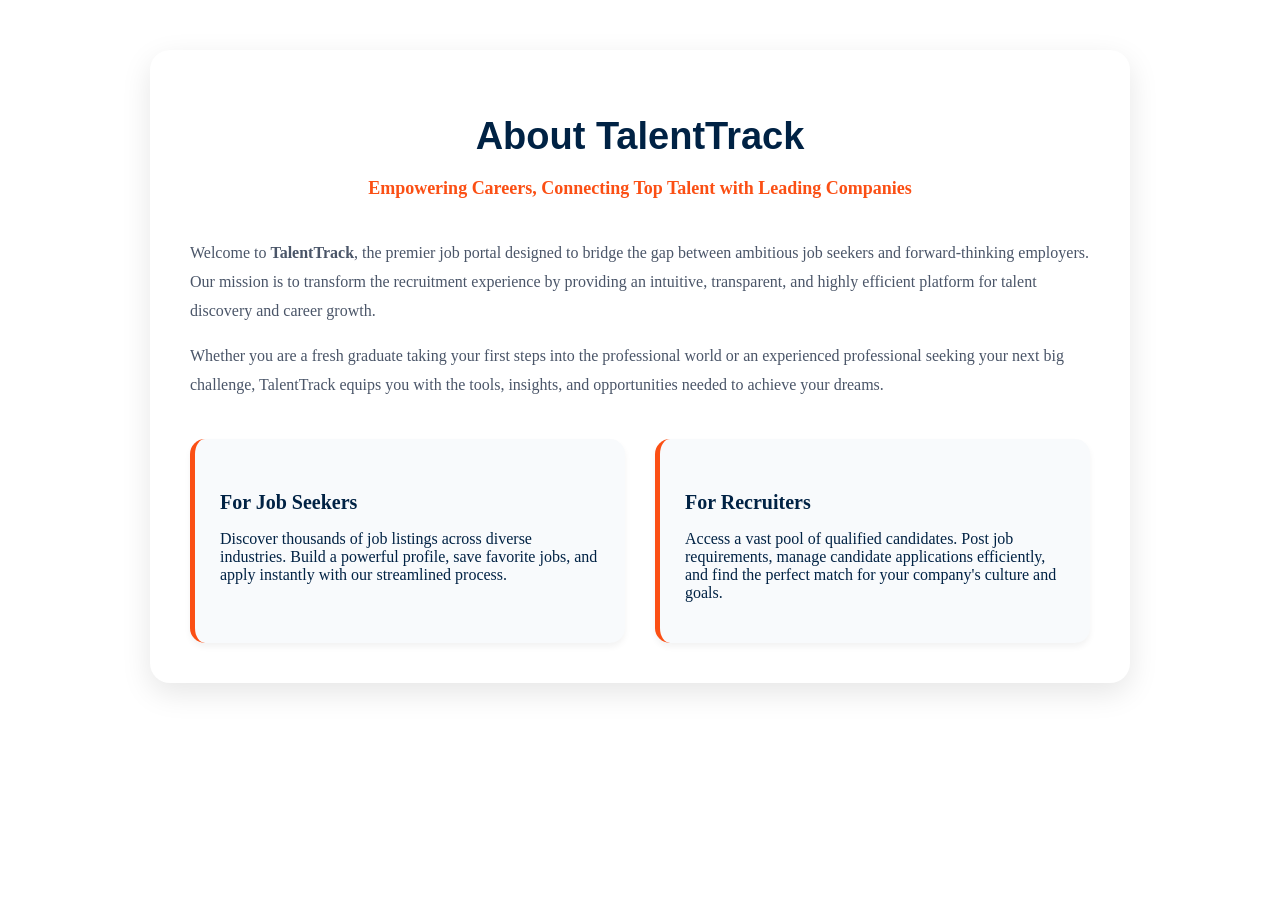
<file: src/main/resources/templates/about-us.html>
<!DOCTYPE html>
<html xmlns="http://www.w3.org/1999/xhtml"
      xmlns:th="http://www.thymeleaf.org"
      xmlns:sec="http://www.thymeleaf.org/extras/spring-security">
<head>
    <meta charset="UTF-8"/>
    <title>About Us - TalentTrack</title>
    <meta name="viewport" content="width=device-width, initial-scale=1"/>
    <link rel="shortcut icon" th:href="@{/assets/favicon.png}" type="image/png">
    <link rel="icon" type="image/png" sizes="32x32" th:href="@{/assets/favicon.png}">
    <link rel="icon" type="image/png" sizes="192x192" th:href="@{/assets/favicon.png}">
    <link rel="apple-touch-icon" sizes="180x180" th:href="@{/assets/favicon.png}">

    <link rel="stylesheet" type="text/css" media="all" th:href="@{/css/styles.css}"/>
    <link th:rel="stylesheet" th:href="@{/webjars/bootstrap/css/bootstrap.min.css} "/>
    <link th:rel="stylesheet" th:href="@{/webjars/font-awesome/css/all.css}"/>
    <style>
        .about-container {
            max-width: 900px;
            margin: 50px auto;
            background: white;
            border-radius: 20px;
            padding: 40px;
            box-shadow: 0 10px 30px rgba(0,0,0,0.1);
            color: #002244;
        }
        .about-title {
            font-family: 'Montserrat', sans-serif;
            font-weight: 800;
            font-size: 38px;
            margin-bottom: 20px;
            color: #002244;
            text-align: center;
        }
        .about-subtitle {
            font-size: 18px;
            color: #fb4f14;
            text-align: center;
            font-weight: 600;
            margin-bottom: 40px;
        }
        .about-content {
            font-size: 16px;
            line-height: 1.8;
            color: #4a5568;
            margin-bottom: 30px;
        }
        .feature-grid {
            display: grid;
            grid-template-columns: repeat(auto-fit, minmax(250px, 1fr));
            gap: 30px;
            margin-top: 40px;
        }
        .feature-card {
            background: #f8fafc;
            padding: 25px;
            border-radius: 15px;
            border-left: 5px solid #fb4f14;
            box-shadow: 0 4px 6px rgba(0,0,0,0.05);
        }
        .feature-card h4 {
            font-weight: 700;
            font-size: 20px;
            color: #002244;
            margin-bottom: 10px;
        }
    </style>
</head>

<body class="auth_with_nav">
<header th:replace="~{fragments/app-nav :: appNav}"></header>

<div class="container">
    <div class="about-container">
        <h1 class="about-title">About TalentTrack</h1>
        <p class="about-subtitle">Empowering Careers, Connecting Top Talent with Leading Companies</p>
        
        <div class="about-content">
            <p>Welcome to <strong>TalentTrack</strong>, the premier job portal designed to bridge the gap between ambitious job seekers and forward-thinking employers. Our mission is to transform the recruitment experience by providing an intuitive, transparent, and highly efficient platform for talent discovery and career growth.</p>
            <p>Whether you are a fresh graduate taking your first steps into the professional world or an experienced professional seeking your next big challenge, TalentTrack equips you with the tools, insights, and opportunities needed to achieve your dreams.</p>
        </div>

        <div class="feature-grid">
            <div class="feature-card">
                <h4>For Job Seekers</h4>
                <p>Discover thousands of job listings across diverse industries. Build a powerful profile, save favorite jobs, and apply instantly with our streamlined process.</p>
            </div>
            <div class="feature-card">
                <h4>For Recruiters</h4>
                <p>Access a vast pool of qualified candidates. Post job requirements, manage candidate applications efficiently, and find the perfect match for your company's culture and goals.</p>
            </div>
        </div>
    </div>
</div>

<script type="text/javascript" th:src="@{/webjars/jquery/jquery.min.js}"></script>
<script type="text/javascript" th:src="@{/webjars/bootstrap/js/bootstrap.min.js}"></script>
</body>
</html>
</file>
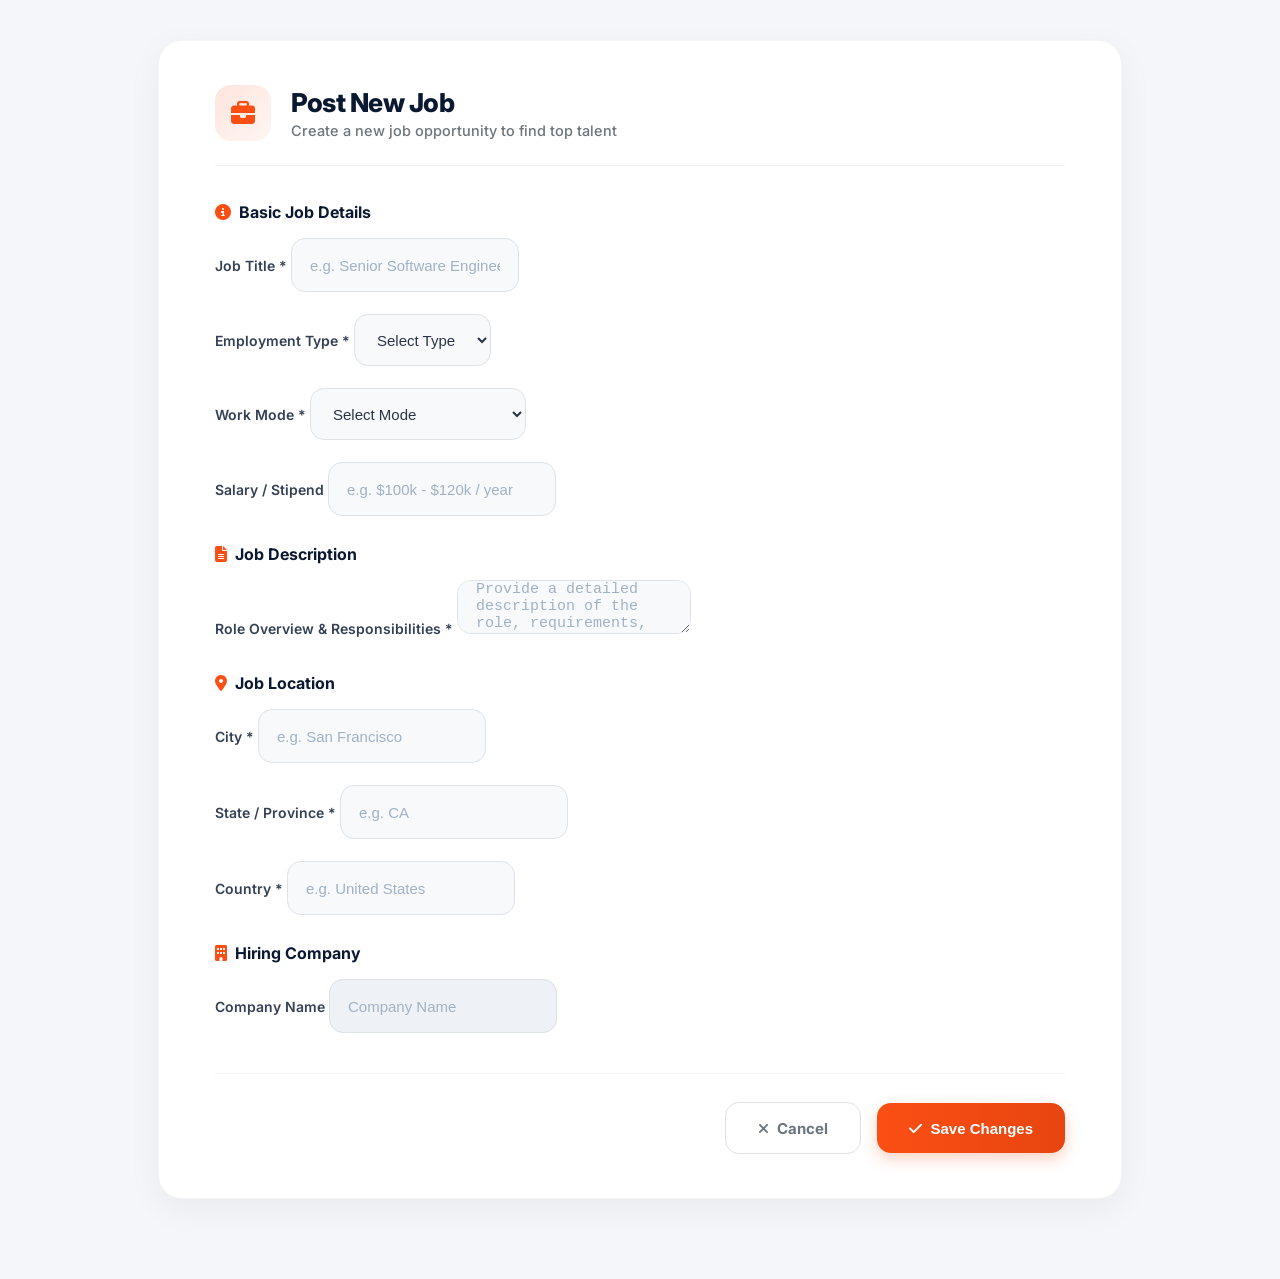
<file: src/main/resources/templates/add-jobs.html>
<!DOCTYPE html>
<html xmlns="http://www.w3.org/1999/xhtml" xmlns:th="http://www.thymeleaf.org" xmlns:sec="http://www.thymeleaf.org/extras/spring-security">
<head>
    <meta charset="UTF-8">
    <title th:text="${jobPostActivity.jobPostId != null ? 'Edit Job - TalentTrack' : 'Post New Job - TalentTrack'}">Post New Job</title>
    <meta name="viewport" content="width=device-width, initial-scale=1">
    <link rel="shortcut icon" th:href="@{/assets/favicon.png}" type="image/png">
    <link rel="icon" type="image/png" sizes="32x32" th:href="@{/assets/favicon.png}">
    <link rel="icon" type="image/png" sizes="192x192" th:href="@{/assets/favicon.png}">
    <link rel="apple-touch-icon" sizes="180x180" th:href="@{/assets/favicon.png}">

    <link th:rel="stylesheet" type="text/css" media="all" th:href="@{/summernote/summernote-lite.min.css}"/>
    <link th:rel="stylesheet" th:href="@{/webjars/bootstrap/css/bootstrap.min.css} "/>
    <link rel="stylesheet" href="https://cdnjs.cloudflare.com/ajax/libs/font-awesome/6.1.1/css/all.min.css">
    <link href="https://fonts.googleapis.com/css2?family=Inter:wght@400;500;600;700;800&display=swap" rel="stylesheet">
    <link rel="stylesheet" type="text/css" media="all" th:href="@{/css/styles.css}" />

    <style>
        body {
            background-color: #f4f6f9;
            font-family: 'Inter', -apple-system, BlinkMacSystemFont, 'Segoe UI', Roboto, sans-serif;
            color: #2b3445;
            margin: 0;
            padding: 0;
        }

        .form-page-wrapper {
            padding: 40px 20px 80px;
            display: flex;
            justify-content: center;
            align-items: center;
            min-height: calc(100vh - 76px);
        }

        .form-card {
            background: white;
            border-radius: 24px;
            box-shadow: 0 10px 35px rgba(0, 0, 0, 0.05);
            border: 1px solid rgba(0, 0, 0, 0.04);
            max-width: 850px;
            width: 100%;
            padding: 44px 56px;
            transition: all 0.3s ease;
        }

        /* HEADER SECTION */
        .form-header {
            display: flex;
            align-items: center;
            gap: 20px;
            margin-bottom: 36px;
            padding-bottom: 24px;
            border-bottom: 1px solid #f0f2f5;
        }

        .header-icon-box {
            width: 56px;
            height: 56px;
            border-radius: 16px;
            background: linear-gradient(135deg, rgba(251, 79, 20, 0.15) 0%, rgba(231, 69, 16, 0.05) 100%);
            color: #fb4f14;
            display: flex;
            align-items: center;
            justify-content: center;
            font-size: 24px;
            flex-shrink: 0;
        }

        .header-title-area h1 {
            font-size: 26px;
            font-weight: 800;
            color: #0A1931;
            margin: 0 0 4px;
            letter-spacing: -0.5px;
        }

        .header-title-area p {
            font-size: 14.5px;
            color: #6c757d;
            margin: 0;
            font-weight: 500;
        }

        /* SECTION TITLES */
        .form-section-title {
            font-size: 16px;
            font-weight: 700;
            color: #0A1931;
            margin: 28px 0 16px;
            display: flex;
            align-items: center;
            gap: 8px;
        }

        .form-section-title i {
            color: #fb4f14;
            font-size: 16px;
        }

        /* INPUT FIELDS */
        .form-group {
            margin-bottom: 22px;
        }

        .form-group label {
            font-size: 14px;
            font-weight: 600;
            color: #344054;
            margin-bottom: 8px;
            display: inline-block;
        }

        .form-control, .form-select {
            height: 52px;
            border-radius: 14px;
            border: 1px solid #dfe3e8;
            padding: 0 18px;
            font-size: 15px;
            font-weight: 500;
            color: #2b3445;
            background-color: #f8f9fa;
            transition: all 0.25s ease;
            box-shadow: none !important;
        }

        .form-control:focus, .form-select:focus {
            border-color: #4f6edb;
            background-color: white;
            box-shadow: 0 0 0 4px rgba(79, 110, 219, 0.15) !important;
            outline: none;
        }

        .form-control::placeholder {
            color: #a0b2c6;
            font-weight: 400;
        }

        .form-control[readonly] {
            background-color: #eef2f6;
            color: #6c757d;
            cursor: not-allowed;
            border-color: #dbe0e5;
        }

        /* SUMMERNOTE CUSTOMIZATION */
        .note-editor.note-frame {
            border-radius: 16px !important;
            border: 1px solid #dfe3e8 !important;
            overflow: hidden;
            box-shadow: none !important;
            background: #f8f9fa;
            transition: all 0.25s ease;
        }

        .note-editor.note-frame:focus-within {
            border-color: #4f6edb !important;
            background: white;
            box-shadow: 0 0 0 4px rgba(79, 110, 219, 0.15) !important;
        }

        .note-toolbar {
            background-color: #f0f4f8 !important;
            border-bottom: 1px solid #dfe3e8 !important;
            padding: 8px 14px !important;
        }

        .note-editable {
            padding: 20px !important;
            font-size: 15px;
            line-height: 1.6;
            color: #2b3445;
            background: white;
            min-height: 180px;
        }

        /* BUTTONS */
        .form-actions {
            display: flex;
            align-items: center;
            justify-content: flex-end;
            gap: 16px;
            margin-top: 40px;
            padding-top: 28px;
            border-top: 1px solid #f0f2f5;
        }

        .btn-form {
            height: 50px;
            padding: 0 32px;
            border-radius: 14px;
            font-size: 15px;
            font-weight: 700;
            display: inline-flex;
            align-items: center;
            justify-content: center;
            gap: 8px;
            cursor: pointer;
            transition: all 0.25s ease;
            text-decoration: none !important;
        }

        .btn-cancel {
            background-color: white;
            color: #6c757d;
            border: 1px solid #dfe3e8;
        }

        .btn-cancel:hover {
            background-color: #f8f9fa;
            color: #0A1931;
            border-color: #c9d7e8;
            transform: translateY(-2px);
        }

        .btn-save {
            background: linear-gradient(90deg, #fb4f14 0%, #e74510 100%);
            color: white;
            border: none;
            box-shadow: 0 6px 15px rgba(251, 79, 20, 0.25);
        }

        .btn-save:hover {
            transform: translateY(-2px);
            box-shadow: 0 10px 22px rgba(251, 79, 20, 0.35);
            color: white;
        }

        @media (max-width: 768px) {
            .form-card { padding: 32px 24px; }
            .form-actions { flex-direction: column; gap: 12px; }
            .btn-form { width: 100%; }
        }
    </style>
</head>

<body>
<header th:replace="~{fragments/app-nav :: appNav}"></header>

<div class="form-page-wrapper">
    <div class="form-card">
        <div class="form-header">
            <div class="header-icon-box">
                <i class="fa-solid fa-briefcase"></i>
            </div>
            <div class="header-title-area">
                <h1 th:text="${jobPostActivity.jobPostId != null ? 'Edit Job Posting' : 'Post New Job'}">Post New Job</h1>
                <p th:text="${jobPostActivity.jobPostId != null ? 'Update the details and requirements of your job opportunity' : 'Create a new job opportunity to find top talent'}">Create a new job opportunity to find top talent</p>
            </div>
        </div>

        <form id="job-main-form" th:action="@{/dashboard/addNew}" th:object="${jobPostActivity}" method="post" class="job-add-form">
            <input hidden type="text" th:field="*{jobPostId}">
            <input hidden type="text" th:field="*{jobLocationId.Id}">
            <input hidden type="text" th:field="*{jobCompanyId.Id}">

            <div class="form-section-title"><i class="fa-solid fa-circle-info"></i> Basic Job Details</div>
            
            <div class="row">
                <div class="col-lg-12 form-group">
                    <label for="title">Job Title <span class="text-danger">*</span></label>
                    <input id="title" type="text" th:field="*{jobTitle}" class="form-control" placeholder="e.g. Senior Software Engineer" required>
                </div>
            </div>

            <div class="row">
                <div class="col-md-4 form-group">
                    <label for="type">Employment Type <span class="text-danger">*</span></label>
                    <select id="type" th:field="*{jobType}" class="form-control form-select" required>
                        <option value="">Select Type</option>
                        <option th:value="Full-time">Full-time</option>
                        <option th:value="Part-time">Part-time</option>
                        <option th:value="Freelance">Freelance</option>
                        <option th:value="Internship">Internship</option>
                    </select>
                </div>
                <div class="col-md-4 form-group">
                    <label for="remote">Work Mode <span class="text-danger">*</span></label>
                    <select id="remote" th:field="*{remote}" class="form-control form-select" required>
                        <option value="">Select Mode</option>
                        <option th:value="Remote-Only">Remote-Only</option>
                        <option th:value="Office-Only">Office-Only</option>
                        <option th:value="Partial-Remote">Partial-Remote (Hybrid)</option>
                    </select>
                </div>
                <div class="col-md-4 form-group">
                    <label for="salary">Salary / Stipend</label>
                    <input id="salary" th:field="*{salary}" type="text" class="form-control" placeholder="e.g. $100k - $120k / year">
                </div>
            </div>

            <div class="form-section-title"><i class="fa-solid fa-file-lines"></i> Job Description</div>
            
            <div class="row">
                <div class="col-md-12 form-group">
                    <label for="content">Role Overview & Responsibilities <span class="text-danger">*</span></label>
                    <textarea rows="6" id="content" placeholder="Provide a detailed description of the role, requirements, and benefits..." class="form-control" th:field="*{descriptionOfJob}" autocomplete="off"></textarea>
                </div>
            </div>

            <div class="form-section-title"><i class="fa-solid fa-location-dot"></i> Job Location</div>

            <div class="row">
                <div class="col-md-4 form-group">
                    <label for="city">City <span class="text-danger">*</span></label>
                    <input th:field="*{jobLocationId.city}" id="city" type="text" class="form-control" placeholder="e.g. San Francisco" required>
                </div>
                <div class="col-md-4 form-group">
                    <label for="state">State / Province <span class="text-danger">*</span></label>
                    <input id="state" th:field="*{jobLocationId.state}" type="text" class="form-control" placeholder="e.g. CA" required>
                </div>
                <div class="col-md-4 form-group">
                    <label for="country">Country <span class="text-danger">*</span></label>
                    <input id="country" th:field="*{jobLocationId.country}" type="text" class="form-control" placeholder="e.g. United States" required>
                </div>
            </div>

            <div class="form-section-title"><i class="fa-solid fa-building"></i> Hiring Company</div>

            <div class="row">
                <div class="col-lg-12 form-group">
                    <label for="companyName">Company Name</label>
                    <input id="companyName" th:field="*{jobCompanyId.name}" type="text" class="form-control" placeholder="Company Name" readonly>
                </div>
            </div>

            <div class="form-actions">
                <a th:href="@{/dashboard/}" class="btn-form btn-cancel"><i class="fa-solid fa-xmark"></i> Cancel</a>
                <button type="submit" name="submit" class="btn-form btn-save"><i class="fa-solid fa-check"></i> Save Changes</button>
            </div>
        </form>
    </div>
</div>

<script type="text/javascript" th:src="@{/webjars/jquery/jquery.min.js}"></script>
<script type="text/javascript" th:src="@{/webjars/popper.js/umd/popper.min.js}"></script>
<script type="text/javascript" th:src="@{/webjars/bootstrap/js/bootstrap.min.js}"></script>
<script type="text/javascript" th:src="@{/summernote/summernote-lite.min.js}"></script>
<script type="text/javascript" th:src="@{/js/main.js}"></script>

<script>
    $('#content').summernote({
        height: 220,
        toolbar: [
            ['style', ['style']],
            ['font', ['bold', 'underline', 'clear']],
            ['color', ['color']],
            ['para', ['ul', 'ol', 'paragraph']],
            ['table', ['table']],
            ['insert', ['link']],
            ['view', ['fullscreen', 'codeview', 'help']]
        ]
    });
</script>

</body>
</html>
</file>
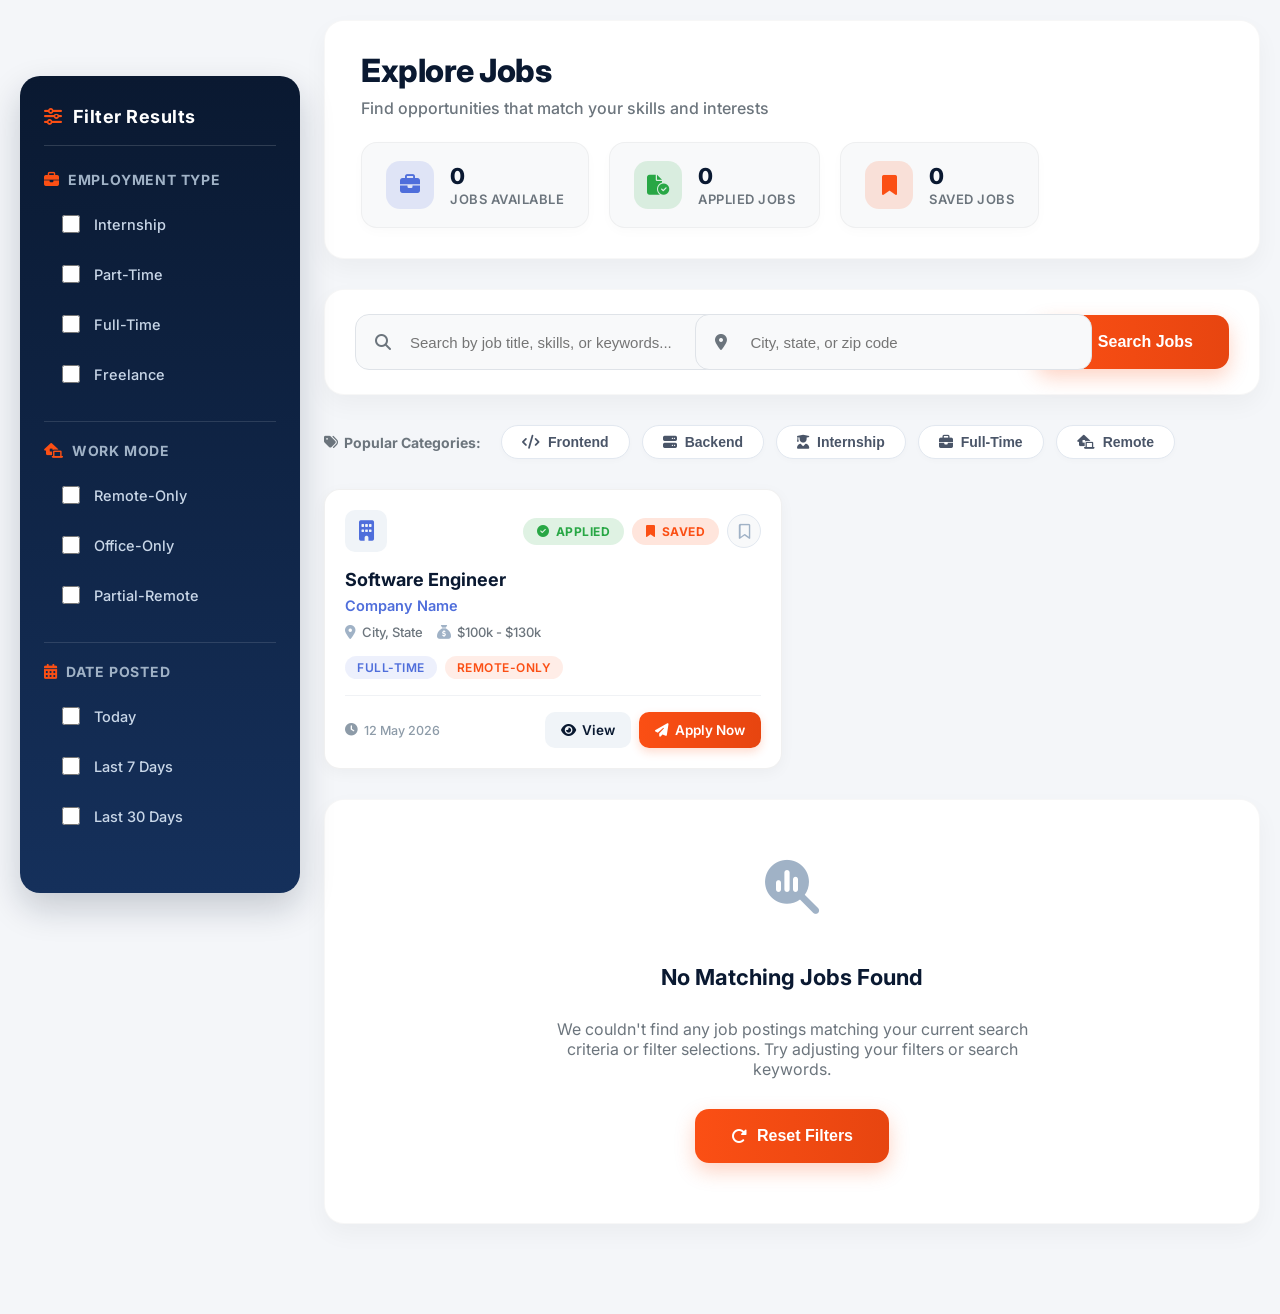
<file: src/main/resources/templates/global-search.html>
<!DOCTYPE html>
<html xmlns="http://www.w3.org/1999/xhtml"
      xmlns:th="http://www.thymeleaf.org"
      xmlns:sec="http://www.thymeleaf.org/extras/spring-security">
<head>
    <meta charset="UTF-8"/>
    <title>Explore Jobs - TalentTrack</title>
    <meta name="viewport" content="width=device-width, initial-scale=1"/>
    <link rel="shortcut icon" th:href="@{/assets/favicon.png}" type="image/png">
    <link rel="icon" type="image/png" sizes="32x32" th:href="@{/assets/favicon.png}">
    <link rel="icon" type="image/png" sizes="192x192" th:href="@{/assets/favicon.png}">
    <link rel="apple-touch-icon" sizes="180x180" th:href="@{/assets/favicon.png}">

    <link rel="stylesheet" type="text/css" media="all" th:href="@{/css/styles.css}"/>
    <link th:rel="stylesheet" th:href="@{/webjars/bootstrap/css/bootstrap.min.css} "/>
    <link rel="stylesheet" href="https://cdnjs.cloudflare.com/ajax/libs/font-awesome/6.1.1/css/all.min.css">
    <link href="https://fonts.googleapis.com/css2?family=Inter:wght@400;500;600;700;800;900&display=swap" rel="stylesheet">

    <style>
        body {
            background-color: #f4f6f9;
            font-family: 'Inter', -apple-system, BlinkMacSystemFont, 'Segoe UI', Roboto, sans-serif;
            color: #2b3445;
            margin: 0;
            padding: 0;
        }

        .global-dashboard-wrapper {
            padding-bottom: 60px;
        }

        .global-layout {
            max-width: 1400px;
            width: 100%;
            margin: 0 auto;
            display: grid;
            grid-template-columns: 280px 1fr;
            gap: 24px;
            padding: 20px 20px 30px;
            box-sizing: border-box;
        }

        /* SIDEBAR FILTERS */
        .global-sidebar {
            background: linear-gradient(180deg, #0A1931 0%, #15305B 100%);
            border-radius: 20px;
            padding: 30px 24px;
            color: white;
            box-shadow: 0 15px 35px rgba(10, 25, 49, 0.2);
            height: fit-content;
            position: sticky;
            top: 76px;
        }

        .filter-header {
            display: flex;
            align-items: center;
            justify-content: space-between;
            margin-bottom: 25px;
            padding-bottom: 18px;
            border-bottom: 1px solid rgba(255, 255, 255, 0.15);
        }

        .filter-header h4 {
            font-size: 18px;
            font-weight: 700;
            margin: 0;
            color: #ffffff;
            letter-spacing: 0.5px;
            display: flex;
            align-items: center;
            gap: 10px;
        }

        .filter-header h4 i { color: #fb4f14; }

        .filter-group {
            margin-bottom: 25px;
        }

        .filter-group-title {
            font-size: 14px;
            font-weight: 700;
            color: #a0b2c6;
            text-transform: uppercase;
            letter-spacing: 0.8px;
            margin-bottom: 14px;
            display: flex;
            align-items: center;
            gap: 8px;
        }

        .filter-group-title i {
            color: #fb4f14;
            font-size: 15px;
        }

        .filter-row {
            display: flex;
            align-items: center;
            padding: 10px 14px;
            margin-bottom: 6px;
            border-radius: 12px;
            transition: all 0.25s ease;
            cursor: pointer;
        }

        .filter-row:hover {
            background: rgba(255, 255, 255, 0.12);
            transform: translateX(4px);
        }

        .filter-row input[type="checkbox"] {
            width: 18px;
            height: 18px;
            border-radius: 6px;
            margin-right: 14px;
            cursor: pointer;
            accent-color: #fb4f14;
        }

        .filter-row label {
            font-size: 14.5px;
            font-weight: 500;
            color: #c9d7e8;
            cursor: pointer;
            margin: 0;
            user-select: none;
            flex-grow: 1;
        }

        .filter-row:hover label {
            color: #ffffff;
        }

        .filter-divider {
            height: 1px;
            background: rgba(255, 255, 255, 0.12);
            margin: 20px 0;
        }

        /* MAIN CONTENT */
        .global-main {
            display: flex;
            flex-direction: column;
            gap: 30px;
        }

        /* HEADER SECTION */
        .dashboard-header {
            background: white;
            border-radius: 20px;
            padding: 30px 36px;
            box-shadow: 0 10px 25px rgba(0, 0, 0, 0.04);
            border: 1px solid rgba(0, 0, 0, 0.03);
            display: flex;
            justify-content: space-between;
            align-items: center;
            flex-wrap: wrap;
            gap: 24px;
        }

        .header-title-area h1 {
            font-size: 32px;
            font-weight: 800;
            color: #0A1931;
            margin: 0 0 8px;
            letter-spacing: -0.5px;
        }

        .header-title-area p {
            font-size: 16px;
            color: #6c757d;
            margin: 0;
            font-weight: 500;
        }

        /* STATS CARDS */
        .header-stats-container {
            display: flex;
            gap: 20px;
            flex-wrap: wrap;
        }

        .header-stat-box {
            background: #f8f9fa;
            border-radius: 16px;
            padding: 18px 24px;
            display: flex;
            align-items: center;
            gap: 16px;
            border: 1px solid rgba(0,0,0,0.04);
            box-shadow: 0 4px 12px rgba(0,0,0,0.02);
            transition: all 0.3s ease;
        }

        .header-stat-box:hover {
            transform: translateY(-3px);
            box-shadow: 0 8px 20px rgba(0,0,0,0.06);
            background: white;
        }

        .stat-icon-circle {
            width: 48px;
            height: 48px;
            border-radius: 14px;
            display: flex;
            align-items: center;
            justify-content: center;
            font-size: 20px;
        }

        .stat-icon-circle.available { background: rgba(79, 110, 219, 0.15); color: #4f6edb; }
        .stat-icon-circle.applied { background: rgba(40, 167, 69, 0.15); color: #28a745; }
        .stat-icon-circle.saved { background: rgba(251, 79, 20, 0.15); color: #fb4f14; }

        .stat-info h4 {
            font-size: 22px;
            font-weight: 800;
            color: #0A1931;
            margin: 0 0 2px;
        }

        .stat-info p {
            font-size: 13px;
            color: #6c757d;
            margin: 0;
            font-weight: 600;
            text-transform: uppercase;
            letter-spacing: 0.5px;
        }

        /* SEARCH SECTION */
        .global-search-card {
            background: white;
            border-radius: 20px;
            padding: 24px 30px;
            box-shadow: 0 10px 25px rgba(0, 0, 0, 0.04);
            border: 1px solid rgba(0, 0, 0, 0.03);
        }

        .global-search-form {
            display: flex;
            gap: 20px;
            align-items: center;
        }

        .search-input-group {
            position: relative;
            flex-grow: 1;
        }

        .search-input-group i {
            position: absolute;
            left: 20px;
            top: 50%;
            transform: translateY(-50%);
            color: #6c757d;
            font-size: 16px;
        }

        .search-input-group input {
            width: 100%;
            height: 54px;
            padding: 0 20px 0 54px;
            border-radius: 14px;
            border: 1px solid #dfe3e8;
            font-size: 15px;
            transition: all 0.3s ease;
            background: #f8f9fa;
            font-weight: 500;
        }

        .search-input-group input:focus {
            outline: none;
            border-color: #4f6edb;
            background: white;
            box-shadow: 0 0 0 4px rgba(79, 110, 219, 0.15);
        }

        .btn-global-search {
            height: 54px;
            padding: 0 36px;
            border-radius: 14px;
            background: linear-gradient(90deg, #fb4f14 0%, #e74510 100%);
            color: white;
            border: none;
            font-size: 16px;
            font-weight: 700;
            cursor: pointer;
            transition: all 0.3s ease;
            box-shadow: 0 8px 20px rgba(251, 79, 20, 0.25);
            display: flex;
            align-items: center;
            gap: 10px;
            flex-shrink: 0;
        }

        .btn-global-search:hover {
            transform: translateY(-2px);
            box-shadow: 0 12px 25px rgba(251, 79, 20, 0.35);
        }

        /* CATEGORY FILTER CHIPS */
        .category-chips-container {
            display: flex;
            align-items: center;
            gap: 12px;
            flex-wrap: wrap;
        }

        .chips-label {
            font-size: 14px;
            font-weight: 700;
            color: #6c757d;
            display: flex;
            align-items: center;
            gap: 6px;
            margin-right: 8px;
        }

        .chip-btn {
            padding: 8px 20px;
            border-radius: 999px;
            background: white;
            border: 1px solid #e2e8f0;
            color: #4a5568;
            font-size: 14px;
            font-weight: 600;
            cursor: pointer;
            transition: all 0.25s ease;
            box-shadow: 0 2px 6px rgba(0,0,0,0.02);
            display: inline-flex;
            align-items: center;
            gap: 8px;
        }

        .chip-btn:hover {
            background: #0A1931;
            color: white;
            border-color: #0A1931;
            transform: translateY(-2px);
            box-shadow: 0 6px 15px rgba(10, 25, 49, 0.15);
        }

        /* JOB RESULTS GRID */
        .jobs-grid-container {
            display: grid;
            grid-template-columns: repeat(auto-fill, minmax(310px, 1fr));
            gap: 20px;
        }

        .global-job-card {
            background: white;
            border-radius: 16px;
            padding: 20px;
            box-shadow: 0 4px 15px rgba(0, 0, 0, 0.04);
            transition: all 0.25s ease;
            border: 1px solid rgba(0, 0, 0, 0.06);
            display: flex;
            flex-direction: column;
            gap: 16px;
            text-decoration: none !important;
            color: inherit;
            position: relative;
        }

        .global-job-card:hover {
            transform: translateY(-4px);
            box-shadow: 0 12px 25px rgba(0, 0, 0, 0.08);
            border-color: rgba(251, 79, 20, 0.25);
        }

        .global-job-header {
            display: flex;
            justify-content: space-between;
            align-items: center;
        }

        .company-icon-box {
            width: 42px;
            height: 42px;
            border-radius: 10px;
            background: #f0f4f8;
            color: #4f6edb;
            display: flex;
            align-items: center;
            justify-content: center;
            font-size: 20px;
        }

        .status-badges-area {
            display: flex;
            align-items: center;
            gap: 8px;
        }

        .card-badge {
            padding: 6px 14px;
            border-radius: 20px;
            font-size: 12px;
            font-weight: 700;
            text-transform: uppercase;
            letter-spacing: 0.5px;
            display: inline-flex;
            align-items: center;
            gap: 6px;
        }

        .card-badge.applied { background: rgba(40, 167, 69, 0.15); color: #28a745; }
        .card-badge.saved { background: rgba(251, 79, 20, 0.15); color: #fb4f14; }

        .bookmark-circle-btn {
            width: 32px;
            height: 32px;
            border-radius: 50%;
            display: flex;
            align-items: center;
            justify-content: center;
            font-size: 15px;
            color: #a0b2c6;
            background: #f8f9fa;
            cursor: pointer;
            transition: all 0.2s ease;
            border: 1px solid #e2e8f0;
        }

        .bookmark-circle-btn:hover {
            color: #fb4f14;
            background: rgba(251, 79, 20, 0.1);
            border-color: rgba(251, 79, 20, 0.2);
        }

        .global-job-main-info {
            display: flex;
            flex-direction: column;
            gap: 6px;
        }

        .global-job-main-info h3 {
            font-size: 18px;
            font-weight: 700;
            color: #0A1931;
            margin: 0;
            line-height: 1.3;
            display: -webkit-box;
            -webkit-line-clamp: 1;
            -webkit-box-orient: vertical;
            overflow: hidden;
        }

        .global-job-card:hover .global-job-main-info h3 {
            color: #fb4f14;
        }

        .company-name-text {
            font-size: 14.5px;
            font-weight: 600;
            color: #4f6edb;
            margin: 0;
            display: -webkit-box;
            -webkit-line-clamp: 1;
            -webkit-box-orient: vertical;
            overflow: hidden;
        }

        .job-meta-row {
            display: flex;
            align-items: center;
            gap: 14px;
            color: #6c757d;
            font-size: 13px;
            font-weight: 500;
            margin-top: 4px;
        }

        .job-meta-row .meta-item {
            display: flex;
            align-items: center;
            gap: 6px;
            white-space: nowrap;
            overflow: hidden;
            text-overflow: ellipsis;
        }

        .job-meta-row .meta-item i {
            color: #a0b2c6;
            font-size: 14px;
        }

        .pill-badges-container {
            display: flex;
            flex-wrap: wrap;
            gap: 8px;
        }

        .badge-pill {
            padding: 4px 12px;
            border-radius: 999px;
            font-size: 12px;
            font-weight: 600;
            text-transform: uppercase;
            letter-spacing: 0.5px;
        }

        .badge-pill.type { background: rgba(79, 110, 219, 0.1); color: #4f6edb; }
        .badge-pill.mode { background: rgba(251, 79, 20, 0.1); color: #fb4f14; }

        .global-job-footer {
            display: flex;
            justify-content: space-between;
            align-items: center;
            padding-top: 16px;
            border-top: 1px solid #f0f2f5;
            margin-top: auto;
        }

        .posted-date-text {
            font-size: 12.5px;
            color: #8d9ba8;
            font-weight: 500;
            display: flex;
            align-items: center;
            gap: 6px;
        }

        .action-buttons-group {
            display: flex;
            gap: 8px;
        }

        .btn-card-action {
            height: 36px;
            padding: 0 16px;
            border-radius: 10px;
            font-size: 13.5px;
            font-weight: 600;
            display: inline-flex;
            align-items: center;
            gap: 6px;
            text-decoration: none !important;
            transition: all 0.25s ease;
            cursor: pointer;
        }

        .btn-view {
            background: #f0f4f8;
            color: #0A1931;
        }
        .btn-view:hover { background: #e2e8f0; color: #0A1931; transform: translateY(-2px); }

        .btn-apply {
            background: linear-gradient(90deg, #fb4f14 0%, #e74510 100%);
            color: white;
            box-shadow: 0 4px 10px rgba(251, 79, 20, 0.2);
        }
        .btn-apply:hover { transform: translateY(-2px); box-shadow: 0 6px 15px rgba(251, 79, 20, 0.3); color: white; }

        @media (max-width: 1400px) {
            .jobs-grid-container { grid-template-columns: repeat(2, 1fr); }
        }

        @media (max-width: 1100px) {
            .dashboard-header { flex-direction: column; align-items: flex-start; }
            .header-stats-container { width: 100%; justify-content: space-between; }
        }

        @media (max-width: 992px) {
            .global-layout { grid-template-columns: 1fr; }
            .global-sidebar { position: relative; top: 0; }
            .global-search-form { flex-direction: column; }
            .btn-global-search { width: 100%; justify-content: center; }
            .jobs-grid-container { grid-template-columns: 1fr; }
            .global-job-footer { flex-direction: row; gap: 8px; align-items: center; }
        }
    </style>
</head>

<body>
<header th:replace="~{fragments/app-nav :: appNav}"></header>

<div class="global-dashboard-wrapper">
    <div class="global-layout">
        <!-- SIDEBAR FILTERS -->
        <aside class="global-sidebar">
            <div class="filter-header">
                <h4><i class="fa-solid fa-sliders"></i> Filter Results</h4>
            </div>

            <form id="myForm" th:action="@{/global-search/}">
                <div class="filter-group">
                    <span class="filter-group-title"><i class="fa-solid fa-briefcase"></i> Employment Type</span>
                    <div class="filter-row">
                        <input type="checkbox" th:checked="${internShip}" id="internShip" name="internShip" th:value="InternShip" />
                        <label for="internShip">Internship</label>
                    </div>
                    <div class="filter-row">
                        <input type="checkbox" th:checked="${partTime}" id="part-time" name="partTime" th:value="Part-Time" />
                        <label for="part-time">Part-Time</label>
                    </div>
                    <div class="filter-row">
                        <input type="checkbox" id="full-time" th:checked="${fullTime}" name="fullTime" th:value="Full-Time" />
                        <label for="full-time">Full-Time</label>
                    </div>
                    <div class="filter-row">
                        <input type="checkbox" id="freelance" th:checked="${freelance}" name="freelance" th:value="Freelance" />
                        <label for="freelance">Freelance</label>
                    </div>
                </div>

                <div class="filter-divider"></div>

                <div class="filter-group">
                    <span class="filter-group-title"><i class="fa-solid fa-laptop-house"></i> Work Mode</span>
                    <div class="filter-row">
                        <input type="checkbox" id="remote-only" th:value="Remote-Only" name="remoteOnly" th:checked="${remoteOnly}" />
                        <label for="remote-only">Remote-Only</label>
                    </div>
                    <div class="filter-row">
                        <input type="checkbox" id="Office-Only" th:value="Office-Only" name="officeOnly" th:checked="${officeOnly}" />
                        <label for="Office-Only">Office-Only</label>
                    </div>
                    <div class="filter-row">
                        <input type="checkbox" id="partial-remote" th:value="Partial-Remote" name="partialRemote" th:checked="${partialRemote}" />
                        <label for="partial-remote">Partial-Remote</label>
                    </div>
                </div>

                <div class="filter-divider"></div>

                <div class="filter-group">
                    <span class="filter-group-title"><i class="fa-solid fa-calendar-days"></i> Date Posted</span>
                    <div class="filter-row">
                        <input type="checkbox" id="today" name="today" th:checked="${today}" />
                        <label for="today">Today</label>
                    </div>
                    <div class="filter-row">
                        <input type="checkbox" id="7days" name="days7" th:checked="${days7}" />
                        <label for="7days">Last 7 Days</label>
                    </div>
                    <div class="filter-row">
                        <input type="checkbox" id="30days" name="days30" th:checked="${days30}" />
                        <label for="30days">Last 30 Days</label>
                    </div>
                </div>

                <input id="hidJob" name="job" th:value="${job}" hidden>
                <input id="hidLoc" name="location" th:value="${location}" hidden>
            </form>
        </aside>

        <!-- MAIN CONTENT -->
        <main class="global-main">
            <!-- DASHBOARD HEADER -->
            <div class="dashboard-header">
                <div class="header-title-area">
                    <h1>Explore Jobs</h1>
                    <p>Find opportunities that match your skills and interests</p>
                </div>
                <div class="header-stats-container">
                    <div class="header-stat-box">
                        <div class="stat-icon-circle available"><i class="fa-solid fa-briefcase"></i></div>
                        <div class="stat-info">
                            <h4 th:text="${jobPost != null ? jobPost.size() : 0}">0</h4>
                            <p>Jobs Available</p>
                        </div>
                    </div>
                    <div class="header-stat-box" sec:authorize="hasAuthority('Job Seeker')">
                        <div class="stat-icon-circle applied"><i class="fa-solid fa-file-circle-check"></i></div>
                        <div class="stat-info">
                            <h4 th:text="${jobPost != null ? #lists.size(jobPost.?[isActive == true]) : 0}">0</h4>
                            <p>Applied Jobs</p>
                        </div>
                    </div>
                    <div class="header-stat-box" sec:authorize="hasAuthority('Job Seeker')">
                        <div class="stat-icon-circle saved"><i class="fa-solid fa-bookmark"></i></div>
                        <div class="stat-info">
                            <h4 th:text="${jobPost != null ? #lists.size(jobPost.?[isSaved == true]) : 0}">0</h4>
                            <p>Saved Jobs</p>
                        </div>
                    </div>
                </div>
            </div>

            <!-- SEARCH SECTION -->
            <div class="global-search-card">
                <form class="global-search-form" id="searchForm" th:action="@{/global-search/}">
                    <div class="search-input-group">
                        <i class="fa-solid fa-magnifying-glass"></i>
                        <input id="job" type="text" placeholder="Search by job title, skills, or keywords..." name="job" th:value="${job}" />
                    </div>
                    <div class="search-input-group">
                        <i class="fa-solid fa-location-dot"></i>
                        <input id="loc" type="text" placeholder="City, state, or zip code" name="location" th:value="${location}" />
                    </div>
                    <button class="btn-global-search" type="button" onclick="submitGlobalSearch()">
                        <i class="fa-solid fa-search"></i> Search Jobs
                    </button>
                </form>
            </div>

            <!-- CATEGORY FILTER CHIPS -->
            <div class="category-chips-container">
                <span class="chips-label"><i class="fa-solid fa-tags"></i> Popular Categories:</span>
                <button type="button" class="chip-btn" onclick="applyCategoryChip('Frontend')"><i class="fa-solid fa-code"></i> Frontend</button>
                <button type="button" class="chip-btn" onclick="applyCategoryChip('Backend')"><i class="fa-solid fa-server"></i> Backend</button>
                <button type="button" class="chip-btn" onclick="applyCategoryChip('Internship')"><i class="fa-solid fa-user-graduate"></i> Internship</button>
                <button type="button" class="chip-btn" onclick="applyCategoryChip('Full-Time')"><i class="fa-solid fa-briefcase"></i> Full-Time</button>
                <button type="button" class="chip-btn" onclick="applyCategoryChip('Remote')"><i class="fa-solid fa-house-laptop"></i> Remote</button>
            </div>

            <!-- JOB RESULTS GRID -->
            <div class="jobs-grid-container" th:if="${jobPost != null && !jobPost.isEmpty()}">
                <div class="global-job-card" th:each="jobPost : ${jobPost}">
                    <div class="global-job-header">
                        <div class="company-icon-box">
                            <i class="fa-solid fa-building"></i>
                        </div>
                        <div class="status-badges-area">
                            <div class="card-badge applied" sec:authorize="hasAuthority('Job Seeker')" th:if="${jobPost.isActive == true}">
                                <i class="fa-solid fa-circle-check"></i> Applied
                            </div>
                            <div class="card-badge saved" sec:authorize="hasAuthority('Job Seeker')" th:if="${jobPost.isSaved == true}">
                                <i class="fa-solid fa-bookmark"></i> Saved
                            </div>
                            <div class="bookmark-circle-btn" title="Save Job">
                                <i class="fa-regular fa-bookmark"></i>
                            </div>
                        </div>
                    </div>

                    <div class="global-job-main-info">
                        <h3 th:text="${jobPost.jobTitle}">Software Engineer</h3>
                        <div class="company-name-text" th:text="${jobPost.jobCompanyId != null ? jobPost.jobCompanyId.name : 'Company Name'}">Company Name</div>
                        <div class="job-meta-row">
                            <span class="meta-item"><i class="fa-solid fa-location-dot"></i> <span th:text="${jobPost.jobLocationId != null ? jobPost.jobLocationId.city + ', ' + jobPost.jobLocationId.state : 'Location'}">City, State</span></span>
                            <span class="meta-item"><i class="fa-solid fa-sack-dollar"></i> <span th:text="${jobPost.salary != null ? jobPost.salary : 'Not disclosed'}">$100k - $130k</span></span>
                        </div>
                    </div>

                    <div class="pill-badges-container">
                        <span class="badge-pill type" th:text="${jobPost.jobType != null ? jobPost.jobType : 'Full-Time'}">Full-Time</span>
                        <span class="badge-pill mode" th:text="${jobPost.remote != null ? jobPost.remote : 'Remote-Only'}">Remote-Only</span>
                    </div>

                    <div class="global-job-footer">
                        <div class="posted-date-text">
                            <i class="fa-solid fa-clock"></i>
                            <span th:text="${jobPost.postedDate != null ? #dates.format(jobPost.postedDate, 'dd MMM yyyy') : 'Recently'}">12 May 2026</span>
                        </div>

                        <div class="action-buttons-group">
                            <a th:href="@{/job-details-apply/{id}(id=${jobPost.jobPostId})}" class="btn-card-action btn-view" title="View Details">
                                <i class="fa-solid fa-eye"></i> View
                            </a>
                            <a th:href="@{/job-details-apply/{id}(id=${jobPost.jobPostId})}" class="btn-card-action btn-apply" title="Apply Now">
                                <i class="fa-solid fa-paper-plane"></i> Apply Now
                            </a>
                        </div>
                    </div>
                </div>
            </div>

            <div class="global-search-card" th:if="${jobPost == null || jobPost.isEmpty()}" style="text-align: center; padding: 60px 30px;">
                <i class="fa-solid fa-magnifying-glass-chart" style="font-size: 54px; color: #a0b2c6; margin-bottom: 20px;"></i>
                <h4 style="font-size: 22px; font-weight: 700; color: #0A1931;">No Matching Jobs Found</h4>
                <p style="color: #6c757d; margin-bottom: 30px; max-width: 500px; margin-left: auto; margin-right: auto;">We couldn't find any job postings matching your current search criteria or filter selections. Try adjusting your filters or search keywords.</p>
                <button type="button" class="btn-global-search" onclick="window.location.href='/global-search/'" style="display: inline-flex; width: fit-content; margin: 0 auto;">
                    <i class="fa-solid fa-rotate-right"></i> Reset Filters
                </button>
            </div>
        </main>
    </div>
</div>

<script type="text/javascript" th:src="@{/webjars/jquery/jquery.min.js}"></script>
<script type="text/javascript" th:src="@{/webjars/bootstrap/js/bootstrap.min.js}"></script>
<script type="text/javascript" th:src="@{/js/main.js}"></script>

<script>
    function submitGlobalSearch() {
        $('#hidJob').val($('#job').val());
        $('#hidLoc').val($('#loc').val());
        $('#myForm').submit();
    }

    function applyCategoryChip(category) {
        $('#job').val(category);
        submitGlobalSearch();
    }

    $('#myForm input[type="checkbox"]').change(function() {
      if (this.name === 'today' || this.name === 'days7' || this.name === 'days30') {
        $('#today, #7days, #30days').not(this).prop('checked', false);
      }
      $('#hidJob').val($('#job').val());
      $('#hidLoc').val($('#loc').val());
      $('#myForm').submit();
    });
    $('#job').change(function() {
      $('#hidJob').val($(this).val());
    });
    $('#loc').change(function() {
      $('#hidLoc').val($(this).val());
    });
</script>
</body>
</html>
</file>
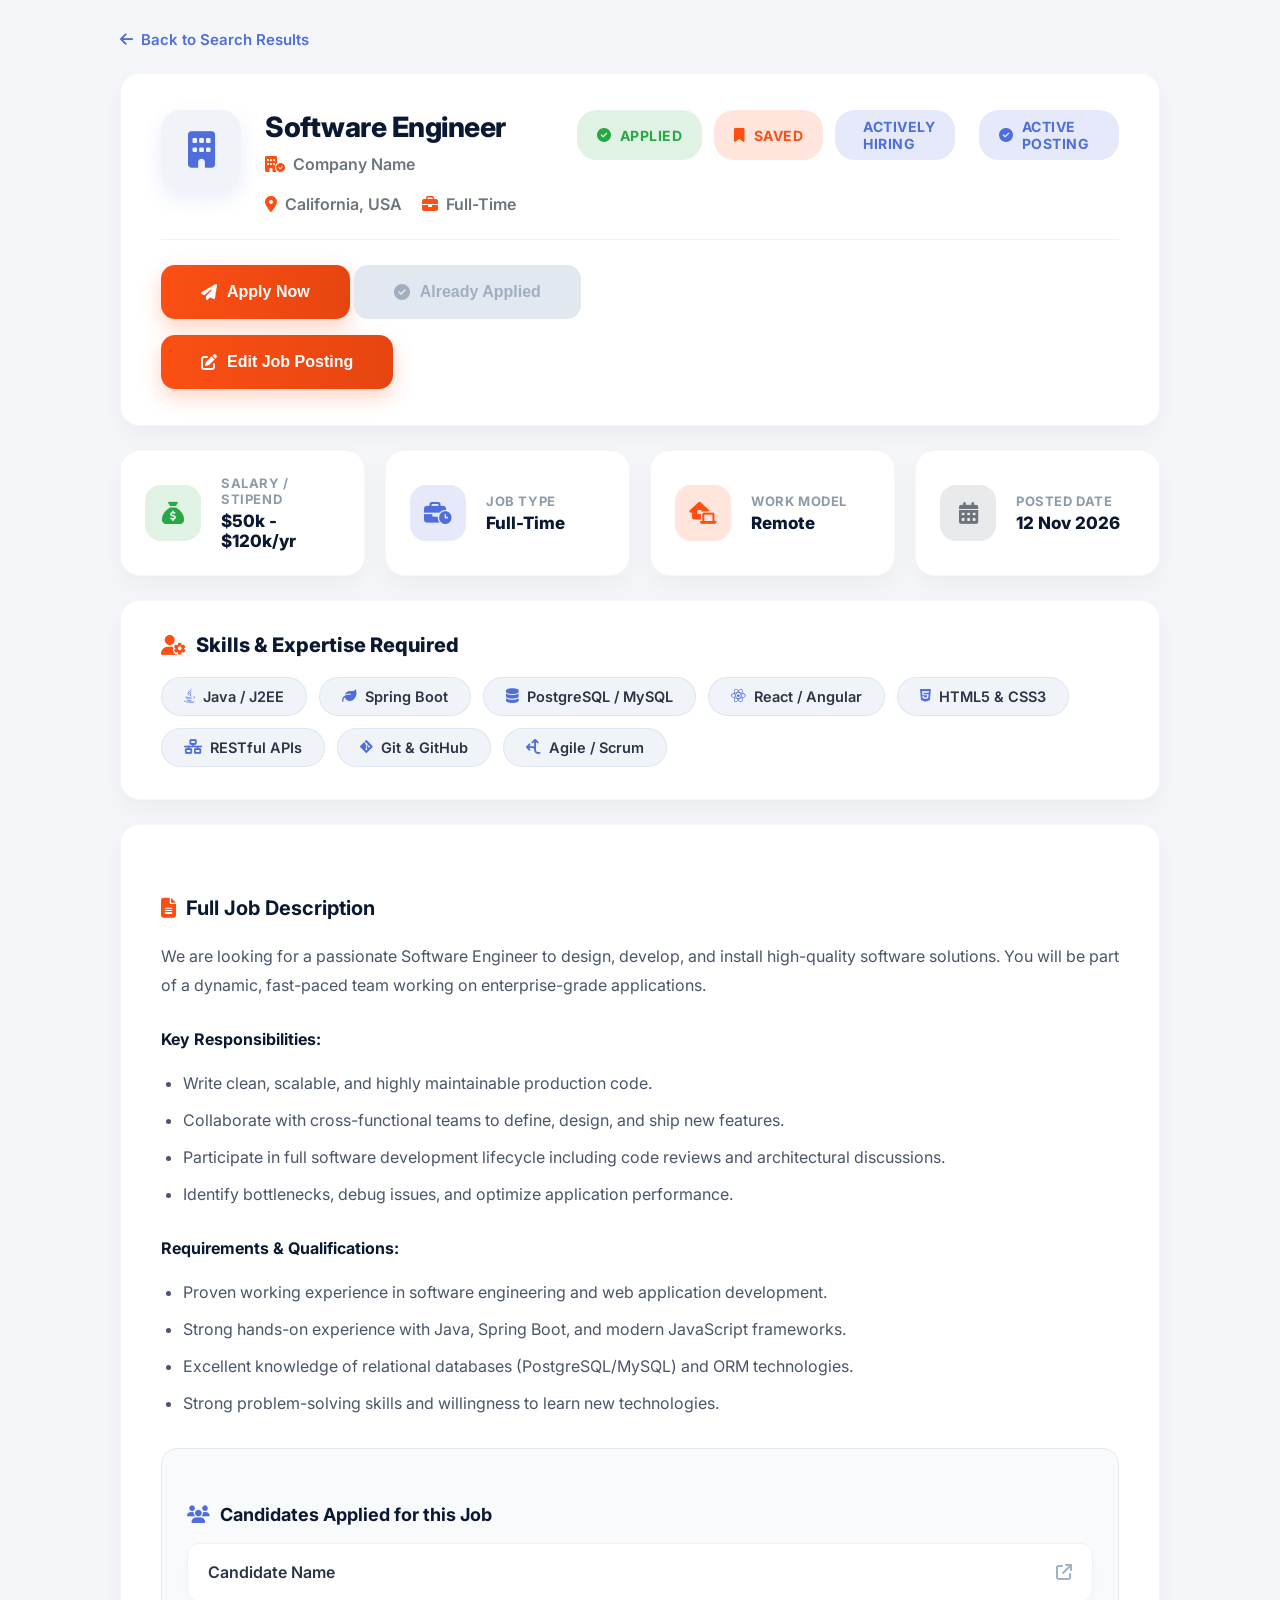
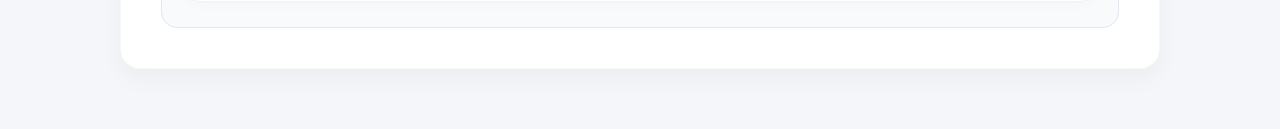
<file: src/main/resources/templates/job-details.html>
<!DOCTYPE html>
<html lang="en" xmlns="http://www.w3.org/1999/xhtml" xmlns:th="https://www.thymeleaf.org/" xmlns:sec="http://www.thymeleaf.org/extras/spring-security" style="height: 100%">
<head>
    <meta charset="UTF-8"/>
    <title th:text="${jobDetails != null ? jobDetails.jobTitle + ' - TalentTrack' : 'Job Details - TalentTrack'}">Job Details - TalentTrack</title>
    <meta charset="utf-8"/>
    <meta http-equiv="x-ua-compatible" content="ie=edge"/>
    <meta name="description" content="Job Details and Application page on TalentTrack portal"/>
    <meta name="viewport" content="width=device-width, initial-scale=1"/>
    <link rel="shortcut icon" th:href="@{/assets/favicon.png}" type="image/png">
    <link rel="icon" type="image/png" sizes="32x32" th:href="@{/assets/favicon.png}">
    <link rel="icon" type="image/png" sizes="192x192" th:href="@{/assets/favicon.png}">
    <link rel="apple-touch-icon" sizes="180x180" th:href="@{/assets/favicon.png}">

    <link rel="stylesheet" type="text/css" media="all" th:href="@{/css/styles.css}"/>
    <link th:rel="stylesheet" th:href="@{/webjars/bootstrap/css/bootstrap.min.css} "/>
    <link rel="stylesheet" type="text/css" media="all" th:href="@{/css/font-awesome.min.css}"/>
    <link href="https://fonts.googleapis.com/css2?family=Inter:wght@400;500;600;700;800&display=swap" rel="stylesheet">
    <link rel="stylesheet" href="https://cdnjs.cloudflare.com/ajax/libs/font-awesome/6.1.1/css/all.min.css">
</head>

<body th:object="${jobDetails}" style="font-family: 'Inter', sans-serif; background-color: #f4f6f9; color: #2b3445; margin: 0; padding: 0;">

<header th:replace="~{fragments/app-nav :: appNav}"></header>

<div class="job-details-wrapper">
    <style>
        .job-details-wrapper {
            max-width: 1040px;
            margin: 0 auto;
            padding: 30px 30px 60px;
            display: flex;
            flex-direction: column;
            gap: 24px;
        }

        /* MAIN CONTENT */
        .details-main {
            display: flex;
            flex-direction: column;
            gap: 24px;
        }

        .btn-back-link {
            display: inline-flex;
            align-items: center;
            gap: 8px;
            font-size: 15px;
            font-weight: 600;
            color: #4f6edb;
            text-decoration: none !important;
            cursor: pointer;
            transition: all 0.2s ease;
            width: fit-content;
        }

        .btn-back-link:hover {
            color: #0A1931;
            transform: translateX(-4px);
        }

        /* PREMIUM JOB HEADER CARD */
        .job-header-card {
            background: white;
            border-radius: 20px;
            padding: 36px 40px;
            box-shadow: 0 10px 25px rgba(0, 0, 0, 0.04);
            border: 1px solid rgba(0, 0, 0, 0.03);
            display: flex;
            flex-direction: column;
            gap: 25px;
            position: relative;
        }

        .header-top-row {
            display: flex;
            align-items: flex-start;
            gap: 24px;
            justify-content: space-between;
        }

        .company-info-group {
            display: flex;
            align-items: flex-start;
            gap: 24px;
        }

        .company-avatar {
            width: 80px;
            height: 80px;
            border-radius: 20px;
            background: #f0f4f8;
            display: flex;
            align-items: center;
            justify-content: center;
            font-size: 36px;
            color: #4f6edb;
            flex-shrink: 0;
            box-shadow: 0 8px 20px rgba(79, 110, 219, 0.12);
        }

        .job-title-box h1 {
            font-size: 28px;
            font-weight: 800;
            color: #0A1931;
            margin: 0 0 10px;
            letter-spacing: -0.5px;
        }

        .company-meta-row {
            display: flex;
            flex-wrap: wrap;
            gap: 20px;
            font-size: 16px;
            font-weight: 600;
            color: #6c757d;
        }

        .company-meta-item {
            display: flex;
            align-items: center;
            gap: 8px;
        }

        .company-meta-item i {
            color: #fb4f14;
        }

        .badge-status-container {
            display: flex;
            gap: 12px;
        }

        .status-badge {
            padding: 8px 20px;
            border-radius: 20px;
            font-size: 14px;
            font-weight: 700;
            text-transform: uppercase;
            letter-spacing: 0.5px;
            display: inline-flex;
            align-items: center;
            gap: 8px;
        }

        .status-badge.applied { background: rgba(40, 167, 69, 0.15); color: #28a745; }
        .status-badge.saved { background: rgba(251, 79, 20, 0.15); color: #fb4f14; }
        .status-badge.active { background: rgba(79, 110, 219, 0.15); color: #4f6edb; }

        .header-actions-row {
            display: flex;
            flex-wrap: wrap;
            gap: 16px;
            padding-top: 25px;
            border-top: 1px solid #f0f2f5;
            align-items: center;
        }

        /* ACTION BUTTONS */
        .btn-app-action {
            height: 54px;
            padding: 0 40px;
            border-radius: 14px;
            font-size: 16px;
            font-weight: 700;
            display: inline-flex;
            align-items: center;
            justify-content: center;
            gap: 10px;
            text-decoration: none !important;
            transition: all 0.3s ease;
            cursor: pointer;
            border: none;
        }

        .btn-primary-apply {
            background: linear-gradient(90deg, #fb4f14 0%, #e74510 100%);
            color: white;
            box-shadow: 0 8px 20px rgba(251, 79, 20, 0.25);
        }
        .btn-primary-apply:hover { transform: translateY(-2px); box-shadow: 0 12px 25px rgba(251, 79, 20, 0.35); color: white; }

        .btn-disabled {
            background: #e2e8f0 !important;
            color: #a0aec0 !important;
            box-shadow: none !important;
            cursor: not-allowed !important;
            transform: none !important;
        }

        /* JOB SPECS GRID */
        .job-specs-grid {
            display: grid;
            grid-template-columns: repeat(4, 1fr);
            gap: 20px;
        }

        .spec-card {
            background: white;
            border-radius: 20px;
            padding: 24px;
            display: flex;
            align-items: center;
            gap: 20px;
            box-shadow: 0 10px 25px rgba(0, 0, 0, 0.04);
            border: 1px solid rgba(0, 0, 0, 0.03);
            transition: transform 0.3s ease, box-shadow 0.3s ease;
        }

        .spec-card:hover {
            transform: translateY(-5px);
            box-shadow: 0 15px 35px rgba(0, 0, 0, 0.08);
        }

        .spec-icon {
            width: 56px;
            height: 56px;
            border-radius: 16px;
            display: flex;
            align-items: center;
            justify-content: center;
            font-size: 22px;
            flex-shrink: 0;
        }

        .spec-icon.salary { background: rgba(40, 167, 69, 0.15); color: #28a745; }
        .spec-icon.type { background: rgba(79, 110, 219, 0.15); color: #4f6edb; }
        .spec-icon.remote { background: rgba(251, 79, 20, 0.15); color: #fb4f14; }
        .spec-icon.date { background: rgba(108, 117, 125, 0.15); color: #6c757d; }

        .spec-details h4 {
            font-size: 13px;
            color: #8d9ba8;
            margin: 0 0 4px;
            font-weight: 700;
            text-transform: uppercase;
            letter-spacing: 0.6px;
        }

        .spec-details p {
            font-size: 17px;
            font-weight: 800;
            color: #0A1931;
            margin: 0;
        }

        /* SKILLS REQUIRED SECTION */
        .skills-card {
            background: white;
            border-radius: 20px;
            padding: 32px 40px;
            box-shadow: 0 10px 25px rgba(0, 0, 0, 0.04);
            border: 1px solid rgba(0, 0, 0, 0.03);
        }

        .section-heading {
            font-size: 20px;
            font-weight: 800;
            color: #0A1931;
            margin: 0 0 20px;
            display: flex;
            align-items: center;
            gap: 10px;
        }

        .section-heading i { color: #fb4f14; }

        .skills-container {
            display: flex;
            flex-wrap: wrap;
            gap: 12px;
        }

        .skill-badge {
            background: #f0f4f8;
            color: #2b3445;
            padding: 10px 22px;
            border-radius: 30px;
            font-size: 14.5px;
            font-weight: 600;
            display: inline-flex;
            align-items: center;
            gap: 8px;
            transition: all 0.2s ease;
            border: 1px solid rgba(79, 110, 219, 0.1);
        }

        .skill-badge i { color: #4f6edb; }
        .skill-badge:hover { background: #4f6edb; color: white; transform: translateY(-2px); box-shadow: 0 6px 15px rgba(79, 110, 219, 0.25); }
        .skill-badge:hover i { color: white; }

        /* JOB DESCRIPTION CARD */
        .job-desc-card {
            background: white;
            border-radius: 20px;
            padding: 40px;
            box-shadow: 0 10px 25px rgba(0, 0, 0, 0.04);
            border: 1px solid rgba(0, 0, 0, 0.03);
            line-height: 1.8;
            font-size: 16px;
            color: #4a5568;
        }

        .job-desc-card h3, .job-desc-card h4 {
            color: #0A1931;
            font-weight: 700;
            margin-top: 25px;
            margin-bottom: 12px;
        }

        .job-desc-card ul, .job-desc-card ol {
            padding-left: 22px;
            margin-bottom: 20px;
        }

        .job-desc-card li {
            margin-bottom: 8px;
        }

        /* CANDIDATES APPLIED BOX (RECRUITER) */
        .candidates-applied-box {
            background: #f8fafc;
            border-radius: 16px;
            padding: 25px;
            border: 1px solid #e2e8f0;
            margin-top: 30px;
        }

        .candidates-title {
            font-size: 18px;
            font-weight: 700;
            color: #0A1931;
            margin-bottom: 15px;
            display: flex;
            align-items: center;
            gap: 10px;
        }

        .candidates-title i { color: #4f6edb; }

        .candidates-list {
            display: flex;
            flex-direction: column;
            gap: 10px;
        }

        .candidate-item {
            display: flex;
            align-items: center;
            justify-content: space-between;
            padding: 14px 20px;
            background: white;
            border-radius: 12px;
            box-shadow: 0 4px 12px rgba(0,0,0,0.02);
            text-decoration: none !important;
            color: #2b3445;
            font-weight: 600;
            transition: all 0.2s ease;
            border: 1px solid #f0f2f5;
        }

        .candidate-item:hover {
            transform: translateX(4px);
            border-color: #4f6edb;
            color: #4f6edb;
        }

        @media (max-width: 992px) {
            .job-details-wrapper { padding: 15px 20px 40px; }
            .header-top-row { flex-direction: column; gap: 20px; }
            .company-info-group { flex-direction: column; gap: 16px; align-items: flex-start; }
            .job-specs-grid { grid-template-columns: repeat(2, 1fr); }
            .btn-app-action { width: 100%; justify-content: center; }
        }
        @media (max-width: 576px) {
            .job-specs-grid { grid-template-columns: 1fr; }
        }
    </style>

    <!-- MAIN CONTENT -->
    <main class="details-main">
        <!-- BACK LINK -->
        <a class="btn-back-link" id="back-link"><i class="fa-solid fa-arrow-left"></i> Back to Search Results</a>

        <!-- PREMIUM JOB HEADER CARD -->
        <div class="job-header-card">
            <div class="header-top-row">
                <div class="company-info-group">
                    <div class="company-avatar">
                        <i class="fa-solid fa-building"></i>
                    </div>
                    <div class="job-title-box">
                        <h1 th:text="${jobDetails.jobTitle}">Software Engineer</h1>
                        <div class="company-meta-row">
                            <div class="company-meta-item">
                                <i class="fa-solid fa-building-circle-check"></i>
                                <span th:text="${jobDetails.jobCompanyId.name}">Company Name</span>
                            </div>
                            <div class="company-meta-item">
                                <i class="fa-solid fa-location-dot"></i>
                                <span th:text="${jobDetails.jobLocationId.city + ', ' + jobDetails.jobLocationId.state}">California, USA</span>
                            </div>
                            <div class="company-meta-item">
                                <i class="fa-solid fa-briefcase"></i>
                                <span th:text="${jobDetails.jobType != null ? jobDetails.jobType : 'Full-Time'}">Full-Time</span>
                            </div>
                        </div>
                    </div>
                </div>

                <div class="badge-status-container" sec:authorize="hasAuthority('Job Seeker')">
                    <div class="status-badge applied" th:if="${alreadyApplied == true}">
                        <i class="fa-solid fa-circle-check"></i> Applied
                    </div>
                    <div class="status-badge saved" th:if="${alreadySaved == true}">
                        <i class="fa-solid fa-bookmark"></i> Saved
                    </div>
                    <div class="status-badge active" th:if="${alreadyApplied == false && alreadySaved == false}">
                        <i class="fa-solid fa-sparkles"></i> Actively Hiring
                    </div>
                </div>

                <div class="badge-status-container" sec:authorize="hasAuthority('Recruiter')">
                    <div class="status-badge active">
                        <i class="fa-solid fa-circle-check"></i> Active Posting
                    </div>
                </div>
            </div>

            <div class="header-actions-row">
                <!-- JOB SEEKER ACTIONS -->
                <div sec:authorize="hasAuthority('Job Seeker')" style="display: flex; width: 100%;">
                    <form th:action="@{/job-details/apply/{id}(id=${jobDetails.jobPostId})}" method="post" style="margin: 0;">
                        <button class="btn-app-action btn-primary-apply" type="submit" th:if="${alreadyApplied == false}">
                            <i class="fa-solid fa-paper-plane"></i> Apply Now
                        </button>
                        <button class="btn-app-action btn-disabled" disabled th:if="${alreadyApplied == true}">
                            <i class="fa-solid fa-circle-check"></i> Already Applied
                        </button>
                    </form>
                </div>

                <!-- RECRUITER ACTIONS -->
                <div sec:authorize="hasAuthority('Recruiter')" style="display: flex; width: 100%;">
                    <form th:action="@{/dashboard/edit/{id}(id=${jobDetails.jobPostId})}" method="post" style="margin: 0;">
                        <button class="btn-app-action btn-primary-apply" type="submit">
                            <i class="fa-solid fa-pen-to-square"></i> Edit Job Posting
                        </button>
                    </form>
                </div>
            </div>
        </div>

        <!-- JOB SPECS GRID -->
        <div class="job-specs-grid">
            <div class="spec-card">
                <div class="spec-icon salary"><i class="fa-solid fa-sack-dollar"></i></div>
                <div class="spec-details">
                    <h4>Salary / Stipend</h4>
                    <p th:text="${jobDetails.salary != null ? jobDetails.salary : 'Not disclosed'}">$50k - $120k/yr</p>
                </div>
            </div>
            <div class="spec-card">
                <div class="spec-icon type"><i class="fa-solid fa-business-time"></i></div>
                <div class="spec-details">
                    <h4>Job Type</h4>
                    <p th:text="${jobDetails.jobType != null ? jobDetails.jobType : 'Full-Time'}">Full-Time</p>
                </div>
            </div>
            <div class="spec-card">
                <div class="spec-icon remote"><i class="fa-solid fa-laptop-house"></i></div>
                <div class="spec-details">
                    <h4>Work Model</h4>
                    <p th:text="${jobDetails.remote != null ? jobDetails.remote : 'Remote / Office'}">Remote</p>
                </div>
            </div>
            <div class="spec-card">
                <div class="spec-icon date"><i class="fa-solid fa-calendar-days"></i></div>
                <div class="spec-details">
                    <h4>Posted Date</h4>
                    <p th:text="${jobDetails.postedDate != null ? #dates.format(jobDetails.postedDate, 'dd MMM yyyy') : 'Recently'}">12 Nov 2026</p>
                </div>
            </div>
        </div>

        <!-- SKILLS REQUIRED SECTION -->
        <div class="skills-card">
            <h3 class="section-heading"><i class="fa-solid fa-user-gear"></i> Skills & Expertise Required</h3>
            <div class="skills-container">
                <div class="skill-badge"><i class="fa-brands fa-java"></i> Java / J2EE</div>
                <div class="skill-badge"><i class="fa-solid fa-leaf"></i> Spring Boot</div>
                <div class="skill-badge"><i class="fa-solid fa-database"></i> PostgreSQL / MySQL</div>
                <div class="skill-badge"><i class="fa-brands fa-react"></i> React / Angular</div>
                <div class="skill-badge"><i class="fa-brands fa-html5"></i> HTML5 & CSS3</div>
                <div class="skill-badge"><i class="fa-solid fa-network-wired"></i> RESTful APIs</div>
                <div class="skill-badge"><i class="fa-brands fa-git-alt"></i> Git & GitHub</div>
                <div class="skill-badge"><i class="fa-solid fa-arrows-split-up-and-left"></i> Agile / Scrum</div>
            </div>
        </div>

        <!-- JOB DESCRIPTION CARD -->
        <div class="job-desc-card">
            <h3 class="section-heading"><i class="fa-solid fa-file-lines"></i> Full Job Description</h3>
            <div th:utext="${jobDetails.descriptionOfJob}">
                <!-- Fallback content if description is empty -->
                <p>We are looking for a passionate Software Engineer to design, develop, and install high-quality software solutions. You will be part of a dynamic, fast-paced team working on enterprise-grade applications.</p>
                <h4>Key Responsibilities:</h4>
                <ul>
                    <li>Write clean, scalable, and highly maintainable production code.</li>
                    <li>Collaborate with cross-functional teams to define, design, and ship new features.</li>
                    <li>Participate in full software development lifecycle including code reviews and architectural discussions.</li>
                    <li>Identify bottlenecks, debug issues, and optimize application performance.</li>
                </ul>
                <h4>Requirements & Qualifications:</h4>
                <ul>
                    <li>Proven working experience in software engineering and web application development.</li>
                    <li>Strong hands-on experience with Java, Spring Boot, and modern JavaScript frameworks.</li>
                    <li>Excellent knowledge of relational databases (PostgreSQL/MySQL) and ORM technologies.</li>
                    <li>Strong problem-solving skills and willingness to learn new technologies.</li>
                </ul>
            </div>

            <!-- CANDIDATES APPLIED BOX (RECRUITER) -->
            <div class="candidates-applied-box" sec:authorize="hasAuthority('Recruiter')" th:if="${applyList != null && !applyList.isEmpty()}">
                <h4 class="candidates-title"><i class="fa-solid fa-users"></i> Candidates Applied for this Job</h4>
                <div class="candidates-list">
                    <a th:each="applyList : ${applyList}" th:href="@{/job-seeker-profile/{id}(id=${applyList.userId.userAccountId})}" class="candidate-item">
                        <span th:text="${applyList.userId.displayName != null ? applyList.userId.displayName : 'Candidate Name'}">Candidate Name</span>
                        <i class="fa-solid fa-arrow-up-right-from-square" style="color: #a0b2c6;"></i>
                    </a>
                </div>
            </div>
        </div>
    </main>
</div>

<script type="text/javascript" th:src="@{/webjars/jquery/jquery.min.js}"></script>
<script type="text/javascript" th:src="@{/webjars/popper.js/umd/popper.min.js}"></script>
<script type="text/javascript" th:src="@{/webjars/bootstrap/js/bootstrap.min.js}"></script>
<script type="text/javascript" th:src="@{/js/main.js}"></script>
<script>
    var element = document.getElementById('back-link');
    if (element) {
        element.setAttribute('href', document.referrer || '/dashboard/');
        element.onclick = function() {
            if (document.referrer) {
                history.back();
                return false;
            } else {
                window.location.href = '/dashboard/';
                return false;
            }
        }
    }
</script>
</body>
</html>
</file>
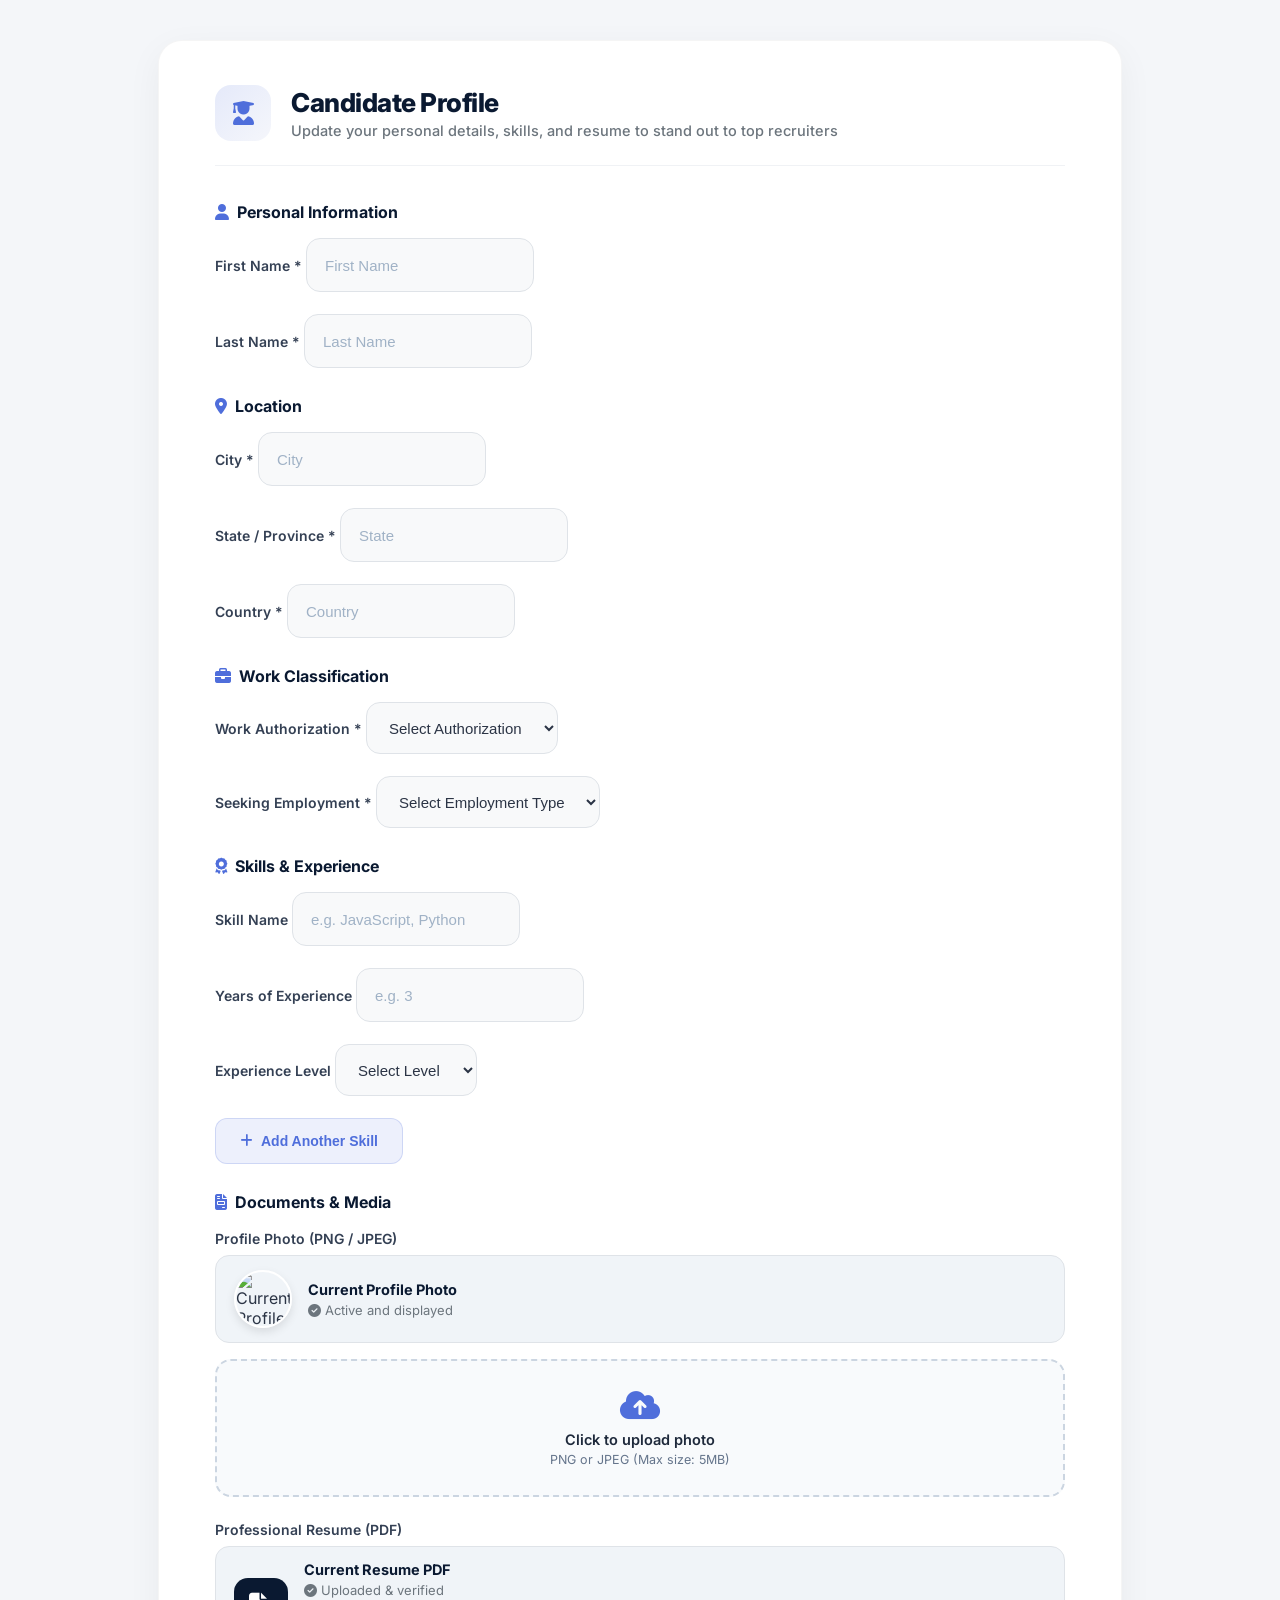
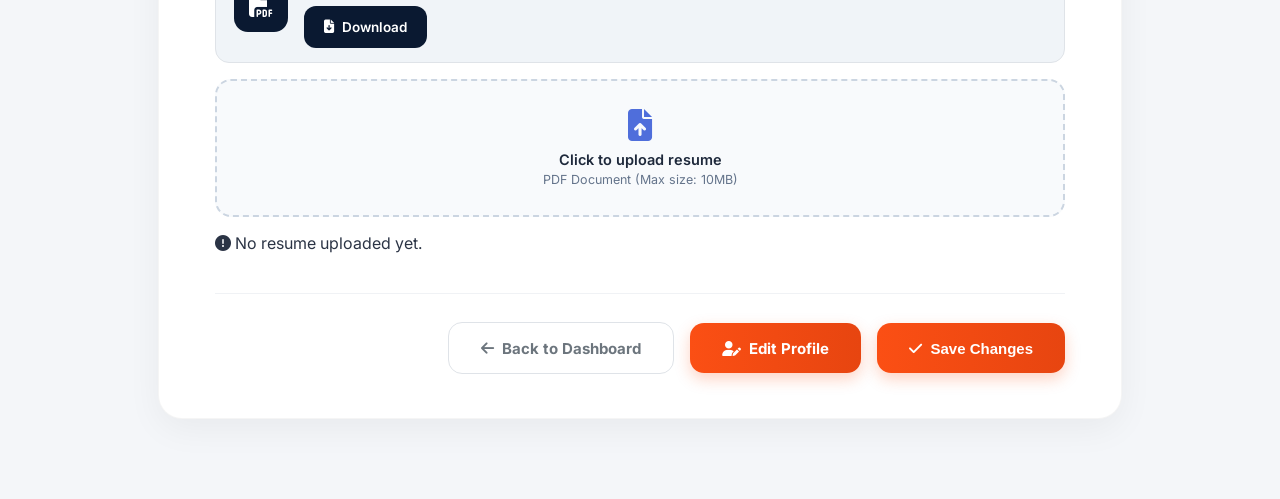
<file: src/main/resources/templates/job-seeker-profile.html>
<!DOCTYPE html>
<html lang="en" xmlns="http://www.w3.org/1999/xhtml" xmlns:th="https://www.thymeleaf.org/" xmlns:sec="http://www.thymeleaf.org/extras/spring-security">
<head>
    <meta charset="UTF-8" />
    <meta name="viewport" content="width=device-width, initial-scale=1" />
    <title th:text="${readOnlyProfile ? 'Candidate Profile - TalentTrack' : 'Edit Profile - TalentTrack'}">Candidate Profile - TalentTrack</title>
    <link rel="shortcut icon" th:href="@{/assets/favicon.png}" type="image/png">
    <link rel="icon" type="image/png" sizes="32x32" th:href="@{/assets/favicon.png}">
    <link rel="icon" type="image/png" sizes="192x192" th:href="@{/assets/favicon.png}">
    <link rel="apple-touch-icon" sizes="180x180" th:href="@{/assets/favicon.png}">

    <link th:rel="stylesheet" th:href="@{/webjars/bootstrap/css/bootstrap.min.css} "/>
    <link rel="stylesheet" href="https://cdnjs.cloudflare.com/ajax/libs/font-awesome/6.1.1/css/all.min.css">
    <link href="https://fonts.googleapis.com/css2?family=Inter:wght@400;500;600;700;800&display=swap" rel="stylesheet">
    <link rel="stylesheet" type="text/css" media="all" th:href="@{/css/styles.css}" />

    <style>
        body {
            background-color: #f4f6f9;
            font-family: 'Inter', -apple-system, BlinkMacSystemFont, 'Segoe UI', Roboto, sans-serif;
            color: #2b3445;
            margin: 0;
            padding: 0;
        }

        .form-page-wrapper {
            padding: 40px 20px 80px;
            display: flex;
            justify-content: center;
            align-items: center;
            min-height: calc(100vh - 76px);
        }

        .form-card {
            background: white;
            border-radius: 24px;
            box-shadow: 0 10px 35px rgba(0, 0, 0, 0.05);
            border: 1px solid rgba(0, 0, 0, 0.04);
            max-width: 850px;
            width: 100%;
            padding: 44px 56px;
            transition: all 0.3s ease;
        }

        /* HEADER SECTION */
        .form-header {
            display: flex;
            align-items: center;
            gap: 20px;
            margin-bottom: 36px;
            padding-bottom: 24px;
            border-bottom: 1px solid #f0f2f5;
        }

        .header-icon-box {
            width: 56px;
            height: 56px;
            border-radius: 16px;
            background: linear-gradient(135deg, rgba(79, 110, 219, 0.15) 0%, rgba(58, 86, 180, 0.05) 100%);
            color: #4f6edb;
            display: flex;
            align-items: center;
            justify-content: center;
            font-size: 24px;
            flex-shrink: 0;
        }

        .header-title-area h1 {
            font-size: 26px;
            font-weight: 800;
            color: #0A1931;
            margin: 0 0 4px;
            letter-spacing: -0.5px;
        }

        .header-title-area p {
            font-size: 14.5px;
            color: #6c757d;
            margin: 0;
            font-weight: 500;
        }

        /* SECTION TITLES */
        .form-section-title {
            font-size: 16px;
            font-weight: 700;
            color: #0A1931;
            margin: 28px 0 16px;
            display: flex;
            align-items: center;
            gap: 8px;
        }

        .form-section-title i {
            color: #4f6edb;
            font-size: 16px;
        }

        /* INPUT FIELDS */
        .form-group {
            margin-bottom: 22px;
        }

        .form-group label {
            font-size: 14px;
            font-weight: 600;
            color: #344054;
            margin-bottom: 8px;
            display: inline-block;
        }

        .form-control, .form-select {
            height: 52px;
            border-radius: 14px;
            border: 1px solid #dfe3e8;
            padding: 0 18px;
            font-size: 15px;
            font-weight: 500;
            color: #2b3445;
            background-color: #f8f9fa;
            transition: all 0.25s ease;
            box-shadow: none !important;
        }

        .form-control:focus, .form-select:focus {
            border-color: #4f6edb;
            background-color: white;
            box-shadow: 0 0 0 4px rgba(79, 110, 219, 0.15) !important;
            outline: none;
        }

        .form-control::placeholder {
            color: #a0b2c6;
            font-weight: 400;
        }

        .form-control:disabled, .form-select:disabled {
            background-color: #eef2f6;
            color: #6c757d;
            cursor: not-allowed;
            border-color: #dbe0e5;
        }

        /* DRAG AND DROP FILE UPLOAD CARD */
        .file-upload-card {
            border: 2px dashed #cbd5e1;
            border-radius: 16px;
            padding: 28px 20px;
            text-align: center;
            background: #f8fafc;
            cursor: pointer;
            transition: all 0.25s ease;
            position: relative;
            margin-top: 6px;
        }

        .file-upload-card:hover {
            border-color: #4f6edb;
            background: #f0f4f8;
        }

        .file-upload-card i {
            font-size: 32px;
            color: #4f6edb;
            margin-bottom: 10px;
        }

        .file-upload-card h5 {
            font-size: 14.5px;
            font-weight: 600;
            color: #1e293b;
            margin: 0 0 4px;
        }

        .file-upload-card p {
            font-size: 12.5px;
            color: #64748b;
            margin: 0;
        }

        .file-upload-card input[type="file"] {
            position: absolute;
            top: 0;
            left: 0;
            width: 100%;
            height: 100%;
            opacity: 0;
            cursor: pointer;
        }

        .current-media-box {
            display: flex;
            align-items: center;
            gap: 16px;
            margin-bottom: 16px;
            padding: 14px 18px;
            background: #f0f4f8;
            border-radius: 14px;
            border: 1px solid #dfe3e8;
        }

        .current-media-box img {
            width: 54px;
            height: 54px;
            border-radius: 50%;
            object-fit: cover;
            border: 2px solid white;
            box-shadow: 0 4px 10px rgba(0,0,0,0.1);
        }

        .current-media-box .media-icon {
            width: 54px;
            height: 54px;
            border-radius: 14px;
            background: #0A1931;
            color: white;
            display: flex;
            align-items: center;
            justify-content: center;
            font-size: 24px;
        }

        .current-media-box .info h6 {
            margin: 0 0 4px;
            font-size: 14.5px;
            font-weight: 700;
            color: #0A1931;
        }
        
        .current-media-box .info p {
            margin: 0;
            font-size: 13px;
            color: #6c757d;
        }

        /* BUTTONS */
        .btn-add-skill {
            background: rgba(79, 110, 219, 0.1);
            color: #4f6edb;
            border: 1px solid rgba(79, 110, 219, 0.2);
            height: 46px;
            padding: 0 24px;
            border-radius: 12px;
            font-size: 14px;
            font-weight: 600;
            display: inline-flex;
            align-items: center;
            gap: 8px;
            cursor: pointer;
            transition: all 0.25s ease;
        }

        .btn-add-skill:hover {
            background: #4f6edb;
            color: white;
            transform: translateY(-2px);
            box-shadow: 0 4px 12px rgba(79, 110, 219, 0.25);
        }

        .btn-download-resume {
            background: #0A1931;
            color: white;
            border: none;
            height: 42px;
            padding: 0 20px;
            border-radius: 12px;
            font-size: 13.5px;
            font-weight: 600;
            display: inline-flex;
            align-items: center;
            gap: 8px;
            text-decoration: none !important;
            transition: all 0.25s ease;
            margin-top: 8px;
        }

        .btn-download-resume:hover {
            background: #15305B;
            color: white;
            transform: translateY(-2px);
            box-shadow: 0 4px 12px rgba(10, 25, 49, 0.25);
        }

        .form-actions {
            display: flex;
            align-items: center;
            justify-content: flex-end;
            gap: 16px;
            margin-top: 40px;
            padding-top: 28px;
            border-top: 1px solid #f0f2f5;
        }

        .btn-form {
            height: 50px;
            padding: 0 32px;
            border-radius: 14px;
            font-size: 15px;
            font-weight: 700;
            display: inline-flex;
            align-items: center;
            justify-content: center;
            gap: 8px;
            cursor: pointer;
            transition: all 0.25s ease;
            text-decoration: none !important;
        }

        .btn-cancel {
            background-color: white;
            color: #6c757d;
            border: 1px solid #dfe3e8;
        }

        .btn-cancel:hover {
            background-color: #f8f9fa;
            color: #0A1931;
            border-color: #c9d7e8;
            transform: translateY(-2px);
        }

        .btn-save {
            background: linear-gradient(90deg, #fb4f14 0%, #e74510 100%);
            color: white;
            border: none;
            box-shadow: 0 6px 15px rgba(251, 79, 20, 0.25);
        }

        .btn-save:hover {
            transform: translateY(-2px);
            box-shadow: 0 10px 22px rgba(251, 79, 20, 0.35);
            color: white;
        }

        @media (max-width: 768px) {
            .form-card { padding: 32px 24px; }
            .form-actions { flex-direction: column; gap: 12px; }
            .btn-form { width: 100%; }
        }
    </style>
</head>

<body>
<header th:replace="~{fragments/app-nav :: appNav}"></header>

<div class="form-page-wrapper">
    <div class="form-card">
        <div class="form-header">
            <div class="header-icon-box">
                <i class="fa-solid fa-user-graduate"></i>
            </div>
            <div class="header-title-area">
                <h1 th:text="${readOnlyProfile ? 'Candidate Profile' : 'Edit Candidate Profile'}">Candidate Profile</h1>
                <p th:text="${readOnlyProfile ? 'Review your qualifications, experience, and uploaded resume' : 'Update your personal details, skills, and resume to stand out to top recruiters'}">Update your personal details, skills, and resume to stand out to top recruiters</p>
            </div>
        </div>

        <form th:action="@{/job-seeker-profile/addNew}" th:object="${profile}" method="post" enctype="multipart/form-data">
            <input id="user_account_id" th:field="*{userAccountId}" name="userAccountId" type="text" hidden />
            
            <div class="form-section-title"><i class="fa-solid fa-user"></i> Personal Information</div>
            
            <div class="row">
                <div class="col-md-6 form-group">
                    <label for="firstName">First Name <span class="text-danger">*</span></label>
                    <input placeholder="First Name" id="firstName" th:field="*{firstName}" name="firstName" type="text" class="form-control" required />
                </div>
                <div class="col-md-6 form-group">
                    <label for="lastName">Last Name <span class="text-danger">*</span></label>
                    <input placeholder="Last Name" id="lastName" th:field="*{lastName}" name="lastName" type="text" class="form-control" required />
                </div>
            </div>

            <div class="form-section-title"><i class="fa-solid fa-location-dot"></i> Location</div>

            <div class="row">
                <div class="col-md-4 form-group">
                    <label for="city">City <span class="text-danger">*</span></label>
                    <input placeholder="City" id="city" th:field="*{city}" name="city" type="text" class="form-control" required />
                </div>
                <div class="col-md-4 form-group">
                    <label for="state">State / Province <span class="text-danger">*</span></label>
                    <input placeholder="State" id="state" th:field="*{state}" name="state" type="text" class="form-control" required />
                </div>
                <div class="col-md-4 form-group">
                    <label for="country">Country <span class="text-danger">*</span></label>
                    <input placeholder="Country" id="country" th:field="*{country}" name="country" type="text" class="form-control" required />
                </div>
            </div>

            <div class="form-section-title"><i class="fa-solid fa-briefcase"></i> Work Classification</div>

            <div class="row">
                <div class="col-md-6 form-group">
                    <label for="workAuthorization">Work Authorization <span class="text-danger">*</span></label>
                    <select required class="form-control form-select" id="workAuthorization" name="workAuthorization" th:field="*{workAuthorization}">
                        <option value="">Select Authorization</option>
                        <option value="India Citizen">Indian Citizen</option>
                        <option value="US Citizen">US Citizen</option>
                        <option value="Canadian Citizen">Canadian Citizen</option>
                        <option value="Green Card">Green Card</option>
                        <option value="H1 Visa">H1 Visa</option>
                        <option value="TN Permit">TN Permit</option>
                    </select>
                </div>
                <div class="col-md-6 form-group">
                    <label for="employmentType">Seeking Employment <span class="text-danger">*</span></label>
                    <select required class="form-control form-select" id="employmentType" name="employmentType" th:field="*{employmentType}">
                        <option value="">Select Employment Type</option>
                        <option value="Full-Time">Full-time</option>
                        <option value="Part-Time">Part-time</option>
                        <option value="InternShip">InternShip</option>
                        <option value="Freelance">Freelance</option>
                    </select>
                </div>
            </div>

            <div class="form-section-title"><i class="fa-solid fa-award"></i> Skills & Experience</div>

            <div class="parent" th:each="skills, iterStat : *{skills}">
                <div id="skill-repeat">
                    <div class="row">
                        <div class="col-md-4 form-group">
                            <label th:if="${iterStat.index == 0}">Skill Name</label>
                            <input type="text" th:field="*{skills[__${iterStat.index}__].id}" hidden />
                            <input placeholder="e.g. JavaScript, Python" type="text" class="form-control" th:field="*{skills[__${iterStat.index}__].name}" required />
                        </div>
                        <div class="col-md-4 form-group">
                            <label th:if="${iterStat.index == 0}">Years of Experience</label>
                            <input placeholder="e.g. 3" type="text" class="form-control" th:field="*{skills[__${iterStat.index}__].yearsOfExperience}" required />
                        </div>
                        <div class="col-md-4 form-group">
                            <label th:if="${iterStat.index == 0}">Experience Level</label>
                            <select required class="form-control form-select" th:field="*{skills[__${iterStat.index}__].experienceLevel}">
                                <option value="">Select Level</option>
                                <option value="Beginner">Beginner</option>
                                <option value="Intermediate">Intermediate</option>
                                <option value="Advance">Advance</option>
                            </select>
                        </div>
                    </div>
                </div>
            </div>

            <div class="row" sec:authorize="hasAuthority('Job Seeker')" th:if="${!readOnlyProfile}">
                <div class="col-md-12 form-group">
                    <button type="button" class="btn-add-skill" id="addSkill"><i class="fa-solid fa-plus"></i> Add Another Skill</button>
                </div>
            </div>

            <div class="form-section-title"><i class="fa-solid fa-file-invoice"></i> Documents & Media</div>

            <div class="row">
                <div class="col-md-6 form-group" sec:authorize="hasAuthority('Job Seeker')">
                    <label>Profile Photo (PNG / JPEG)</label>
                    
                    <div class="current-media-box" th:if="${profile.profilePhoto != null && !profile.profilePhoto.isEmpty()}">
                        <img th:src="@{${profile.photosImagePath}}" alt="Current Profile Photo" />
                        <div class="info">
                            <h6>Current Profile Photo</h6>
                            <p><i class="fa-solid fa-circle-check text-success"></i> Active and displayed</p>
                        </div>
                    </div>

                    <div class="file-upload-card" th:if="${!readOnlyProfile}">
                        <i class="fa-solid fa-cloud-arrow-up"></i>
                        <h5>Click to upload photo</h5>
                        <p>PNG or JPEG (Max size: 5MB)</p>
                        <input id="image" type="file" name="image" accept="image/png, image/jpeg" onchange="updateUploadLabel(this, 'photo-label')" />
                        <p id="photo-label" class="mt-2 text-success font-weight-bold" style="display: none;"></p>
                    </div>
                    <input type="text" name="profilePhoto" th:field="*{profilePhoto}" class="form-control" hidden />
                </div>

                <div class="col-md-6 form-group">
                    <label>Professional Resume (PDF)</label>
                    
                    <div class="current-media-box" th:if="${profile.resume != null}">
                        <div class="media-icon"><i class="fa-solid fa-file-pdf"></i></div>
                        <div class="info">
                            <h6>Current Resume PDF</h6>
                            <p><i class="fa-solid fa-circle-check text-success"></i> Uploaded & verified</p>
                            <a class="btn-download-resume" th:href="@{|/job-seeker-profile/downloadResume?fileName=${profile.resume}&&userID=${profile.userAccountId}|}"><i class="fa-solid fa-file-arrow-down"></i> Download</a>
                        </div>
                    </div>

                    <div class="file-upload-card" sec:authorize="hasAuthority('Job Seeker')" th:if="${!readOnlyProfile}">
                        <i class="fa-solid fa-file-arrow-up"></i>
                        <h5>Click to upload resume</h5>
                        <p>PDF Document (Max size: 10MB)</p>
                        <input id="pdf" type="file" name="pdf" th:required="${profile.resume == null}" accept="application/pdf" onchange="updateUploadLabel(this, 'resume-label')" />
                        <p id="resume-label" class="mt-2 text-success font-weight-bold" style="display: none;"></p>
                    </div>
                    <input type="text" name="resume" th:field="*{resume}" class="form-control" hidden />
                    
                    <p class="mt-2 mb-0 text-muted" th:if="${readOnlyProfile && profile.resume == null}"><i class="fa-solid fa-circle-exclamation text-warning"></i> No resume uploaded yet.</p>
                </div>
            </div>

            <div class="form-actions" sec:authorize="hasAuthority('Job Seeker')">
                <a th:href="@{/dashboard/}" class="btn-form btn-cancel"><i class="fa-solid fa-arrow-left"></i> Back to Dashboard</a>
                <a th:if="${readOnlyProfile}" th:href="@{/job-seeker-profile/}" class="btn-form btn-save"><i class="fa-solid fa-user-pen"></i> Edit Profile</a>
                <button th:if="${!readOnlyProfile}" type="submit" id="submit2" name="submit" class="btn-form btn-save"><i class="fa-solid fa-check"></i> Save Changes</button>
            </div>
        </form>
    </div>
</div>

<script type="text/javascript" th:src="@{/webjars/jquery/jquery.min.js}"></script>
<script type="text/javascript" th:src="@{/webjars/popper.js/umd/popper.min.js}"></script>
<script type="text/javascript" th:src="@{/webjars/bootstrap/js/bootstrap.min.js}"></script>
<script type="text/javascript" th:src="@{/js/main.js}"></script>

<script th:inline="javascript">
    var readOnlyProfile = /*[[${readOnlyProfile}]]*/ false;
    if (readOnlyProfile) {
        $("form input").prop("disabled", true);
        $("form select").prop("disabled", true);
    }

    function updateUploadLabel(input, labelId) {
        var label = document.getElementById(labelId);
        if (input.files && input.files[0]) {
            label.style.display = 'block';
            label.innerHTML = '<i class="fa-solid fa-file-circle-check"></i> Selected: ' + input.files[0].name;
        } else {
            label.style.display = 'none';
        }
    }
</script>

<script sec:authorize="hasAuthority('Recruiter')">
    $("form input").prop("disabled", true);
    $("form select").prop("disabled", true);
    $("form button").prop("disabled", true);
</script>

<script>
    var counter = 0;
    $(document).on("click", "#addSkill", function (e) {
        e.preventDefault();
        counter++;
        var newRow = jQuery("<div id='skill-repeat'><div class='row'>"+
            "    <div class='col-md-4 form-group'>"+
            "     <input hidden type='text' class='form-control' name='skills["+counter+"].Id' />"+
            "      <input placeholder='e.g. JavaScript, Python' type='text' class='form-control' name='skills["+counter+"].name' required />"+
            "    </div>"+
            "    <div class='col-md-4 form-group'>"+
            "      <input placeholder='e.g. 3' type='text' class='form-control' name='skills["+counter+"].yearsOfExperience' required />"+
            "    </div>"+
            "    <div class='col-md-4 form-group'>"+
            "      <select required class='form-control form-select' name='skills["+counter+"].experienceLevel'>"+
            "        <option value=''>Select Level</option>"+
            "        <option value='Beginner'>Beginner</option>"+
            "        <option value='Intermediate'>Intermediate</option>"+
            "        <option value='Advance'>Advance</option>"+
            "      </select>"+
            "    </div>"+
            "  </div>"+
            "</div>");
        $('#skill-repeat').parent('div.parent').append(newRow);
    });
</script>

</body>
</html>
</file>
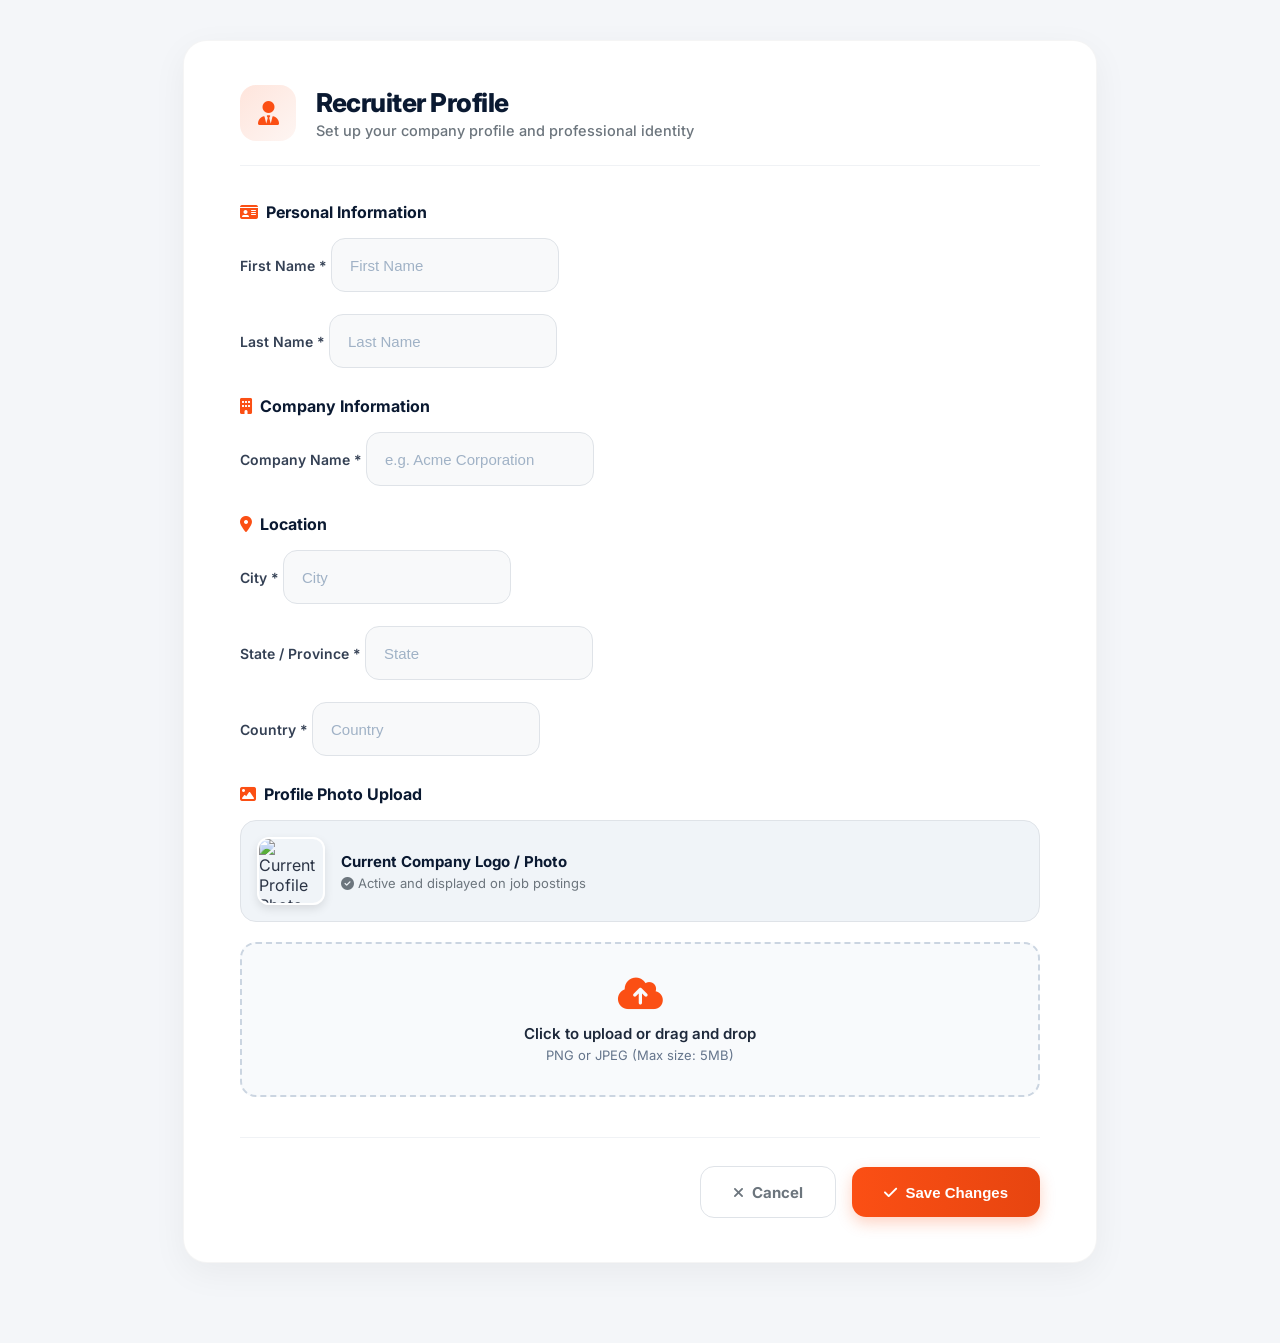
<file: src/main/resources/templates/recruiter_profile.html>
<!DOCTYPE html>
<html xmlns:th="http://www.thymeleaf.org" xmlns:sec="http://www.thymeleaf.org/extras/spring-security">
<head>
    <meta charset="UTF-8" />
    <meta name="viewport" content="width=device-width, initial-scale=1" />
    <title>Recruiter Profile - TalentTrack</title>
    <link rel="shortcut icon" th:href="@{/assets/favicon.png}" type="image/png">
    <link rel="icon" type="image/png" sizes="32x32" th:href="@{/assets/favicon.png}">
    <link rel="icon" type="image/png" sizes="192x192" th:href="@{/assets/favicon.png}">
    <link rel="apple-touch-icon" sizes="180x180" th:href="@{/assets/favicon.png}">

    <link th:rel="stylesheet" th:href="@{/webjars/bootstrap/css/bootstrap.min.css} "/>
    <link rel="stylesheet" href="https://cdnjs.cloudflare.com/ajax/libs/font-awesome/6.1.1/css/all.min.css">
    <link href="https://fonts.googleapis.com/css2?family=Inter:wght@400;500;600;700;800&display=swap" rel="stylesheet">
    <link rel="stylesheet" type="text/css" media="all" th:href="@{/css/styles.css}" />

    <style>
        body {
            background-color: #f4f6f9;
            font-family: 'Inter', -apple-system, BlinkMacSystemFont, 'Segoe UI', Roboto, sans-serif;
            color: #2b3445;
            margin: 0;
            padding: 0;
        }

        .form-page-wrapper {
            padding: 40px 20px 80px;
            display: flex;
            justify-content: center;
            align-items: center;
            min-height: calc(100vh - 76px);
        }

        .form-card {
            background: white;
            border-radius: 24px;
            box-shadow: 0 10px 35px rgba(0, 0, 0, 0.05);
            border: 1px solid rgba(0, 0, 0, 0.04);
            max-width: 800px;
            width: 100%;
            padding: 44px 56px;
            transition: all 0.3s ease;
        }

        /* HEADER SECTION */
        .form-header {
            display: flex;
            align-items: center;
            gap: 20px;
            margin-bottom: 36px;
            padding-bottom: 24px;
            border-bottom: 1px solid #f0f2f5;
        }

        .header-icon-box {
            width: 56px;
            height: 56px;
            border-radius: 16px;
            background: linear-gradient(135deg, rgba(251, 79, 20, 0.15) 0%, rgba(231, 69, 16, 0.05) 100%);
            color: #fb4f14;
            display: flex;
            align-items: center;
            justify-content: center;
            font-size: 24px;
            flex-shrink: 0;
        }

        .header-title-area h1 {
            font-size: 26px;
            font-weight: 800;
            color: #0A1931;
            margin: 0 0 4px;
            letter-spacing: -0.5px;
        }

        .header-title-area p {
            font-size: 14.5px;
            color: #6c757d;
            margin: 0;
            font-weight: 500;
        }

        /* SECTION TITLES */
        .form-section-title {
            font-size: 16px;
            font-weight: 700;
            color: #0A1931;
            margin: 28px 0 16px;
            display: flex;
            align-items: center;
            gap: 8px;
        }

        .form-section-title i {
            color: #fb4f14;
            font-size: 16px;
        }

        /* INPUT FIELDS */
        .form-group {
            margin-bottom: 22px;
        }

        .form-group label {
            font-size: 14px;
            font-weight: 600;
            color: #344054;
            margin-bottom: 8px;
            display: inline-block;
        }

        .form-control {
            height: 52px;
            border-radius: 14px;
            border: 1px solid #dfe3e8;
            padding: 0 18px;
            font-size: 15px;
            font-weight: 500;
            color: #2b3445;
            background-color: #f8f9fa;
            transition: all 0.25s ease;
            box-shadow: none !important;
        }

        .form-control:focus {
            border-color: #4f6edb;
            background-color: white;
            box-shadow: 0 0 0 4px rgba(79, 110, 219, 0.15) !important;
            outline: none;
        }

        .form-control::placeholder {
            color: #a0b2c6;
            font-weight: 400;
        }

        /* DRAG AND DROP FILE UPLOAD CARD */
        .file-upload-card {
            border: 2px dashed #cbd5e1;
            border-radius: 16px;
            padding: 32px 24px;
            text-align: center;
            background: #f8fafc;
            cursor: pointer;
            transition: all 0.25s ease;
            position: relative;
        }

        .file-upload-card:hover {
            border-color: #fb4f14;
            background: #fff8f6;
        }

        .file-upload-card i {
            font-size: 36px;
            color: #fb4f14;
            margin-bottom: 12px;
        }

        .file-upload-card h5 {
            font-size: 15px;
            font-weight: 600;
            color: #1e293b;
            margin: 0 0 4px;
        }

        .file-upload-card p {
            font-size: 13px;
            color: #64748b;
            margin: 0;
        }

        .file-upload-card input[type="file"] {
            position: absolute;
            top: 0;
            left: 0;
            width: 100%;
            height: 100%;
            opacity: 0;
            cursor: pointer;
        }

        .current-photo-preview {
            display: flex;
            align-items: center;
            gap: 16px;
            margin-bottom: 20px;
            padding: 16px;
            background: #f0f4f8;
            border-radius: 16px;
            border: 1px solid #dfe3e8;
        }

        .current-photo-preview img {
            width: 64px;
            height: 64px;
            border-radius: 12px;
            object-fit: cover;
            border: 2px solid white;
            box-shadow: 0 4px 10px rgba(0,0,0,0.1);
        }

        .current-photo-preview .info h6 {
            margin: 0 0 4px;
            font-size: 15px;
            font-weight: 700;
            color: #0A1931;
        }
        
        .current-photo-preview .info p {
            margin: 0;
            font-size: 13px;
            color: #6c757d;
        }

        /* BUTTONS */
        .form-actions {
            display: flex;
            align-items: center;
            justify-content: flex-end;
            gap: 16px;
            margin-top: 40px;
            padding-top: 28px;
            border-top: 1px solid #f0f2f5;
        }

        .btn-form {
            height: 50px;
            padding: 0 32px;
            border-radius: 14px;
            font-size: 15px;
            font-weight: 700;
            display: inline-flex;
            align-items: center;
            justify-content: center;
            gap: 8px;
            cursor: pointer;
            transition: all 0.25s ease;
            text-decoration: none !important;
        }

        .btn-cancel {
            background-color: white;
            color: #6c757d;
            border: 1px solid #dfe3e8;
        }

        .btn-cancel:hover {
            background-color: #f8f9fa;
            color: #0A1931;
            border-color: #c9d7e8;
            transform: translateY(-2px);
        }

        .btn-save {
            background: linear-gradient(90deg, #fb4f14 0%, #e74510 100%);
            color: white;
            border: none;
            box-shadow: 0 6px 15px rgba(251, 79, 20, 0.25);
        }

        .btn-save:hover {
            transform: translateY(-2px);
            box-shadow: 0 10px 22px rgba(251, 79, 20, 0.35);
            color: white;
        }

        @media (max-width: 768px) {
            .form-card { padding: 32px 24px; }
            .form-actions { flex-direction: column; gap: 12px; }
            .btn-form { width: 100%; }
        }
    </style>
</head>

<body>
<header th:replace="~{fragments/app-nav :: appNav}"></header>

<div class="form-page-wrapper">
    <div class="form-card">
        <div class="form-header">
            <div class="header-icon-box">
                <i class="fa-solid fa-user-tie"></i>
            </div>
            <div class="header-title-area">
                <h1>Recruiter Profile</h1>
                <p>Set up your company profile and professional identity</p>
            </div>
        </div>

        <form th:action="@{/recruiter-profile/addNew}" th:object="${profile}" method="post" enctype="multipart/form-data">
            <div class="form-section-title"><i class="fa-solid fa-id-card"></i> Personal Information</div>
            
            <div class="row">
                <div class="col-md-6 form-group">
                    <label for="firstName">First Name <span class="text-danger">*</span></label>
                    <input placeholder="First Name" id="firstName" th:field="*{firstName}" name="firstName" type="text" class="form-control" required />
                </div>
                <div class="col-md-6 form-group">
                    <label for="lastName">Last Name <span class="text-danger">*</span></label>
                    <input placeholder="Last Name" id="lastName" th:field="*{lastName}" name="lastName" type="text" class="form-control" required />
                </div>
            </div>

            <div class="form-section-title"><i class="fa-solid fa-building"></i> Company Information</div>

            <div class="row">
                <div class="col-md-12 form-group">
                    <label for="company">Company Name <span class="text-danger">*</span></label>
                    <input placeholder="e.g. Acme Corporation" id="company" th:field="*{company}" name="company" type="text" class="form-control" required />
                </div>
            </div>

            <div class="form-section-title"><i class="fa-solid fa-location-dot"></i> Location</div>

            <div class="row">
                <div class="col-md-4 form-group">
                    <label for="city">City <span class="text-danger">*</span></label>
                    <input placeholder="City" id="city" th:field="*{city}" name="city" type="text" class="form-control" required />
                </div>
                <div class="col-md-4 form-group">
                    <label for="state">State / Province <span class="text-danger">*</span></label>
                    <input placeholder="State" id="state" th:field="*{state}" name="state" type="text" class="form-control" required />
                </div>
                <div class="col-md-4 form-group">
                    <label for="country">Country <span class="text-danger">*</span></label>
                    <input placeholder="Country" id="country" th:field="*{country}" name="country" type="text" class="form-control" required />
                </div>
            </div>

            <div class="form-section-title"><i class="fa-solid fa-image"></i> Profile Photo Upload</div>

            <div class="row">
                <div class="col-md-12 form-group">
                    <div class="current-photo-preview" th:if="${profile.profilePhoto != null && !profile.profilePhoto.isEmpty()}">
                        <img th:src="@{${profile.photosImagePath}}" alt="Current Profile Photo" />
                        <div class="info">
                            <h6>Current Company Logo / Photo</h6>
                            <p><i class="fa-solid fa-circle-check text-success"></i> Active and displayed on job postings</p>
                        </div>
                    </div>

                    <div class="file-upload-card">
                        <i class="fa-solid fa-cloud-arrow-up"></i>
                        <h5>Click to upload or drag and drop</h5>
                        <p>PNG or JPEG (Max size: 5MB)</p>
                        <input id="image" type="file" name="image" accept="image/png, image/jpeg" onchange="updateUploadLabel(this, 'photo-label')" />
                        <p id="photo-label" class="mt-2 text-success font-weight-bold" style="display: none;"></p>
                    </div>
                    <input type="text" name="profilePhoto" th:field="*{profilePhoto}" class="form-control" hidden />
                </div>
            </div>

            <div class="form-actions">
                <a th:href="@{/dashboard/}" class="btn-form btn-cancel"><i class="fa-solid fa-xmark"></i> Cancel</a>
                <button type="submit" id="submit2" name="submit" class="btn-form btn-save"><i class="fa-solid fa-check"></i> Save Changes</button>
            </div>
        </form>
    </div>
</div>

<script type="text/javascript" th:src="@{/webjars/jquery/jquery.min.js}"></script>
<script type="text/javascript" th:src="@{/webjars/popper.js/umd/popper.min.js}"></script>
<script type="text/javascript" th:src="@{/webjars/bootstrap/js/bootstrap.min.js}"></script>
<script type="text/javascript" th:src="@{/js/main.js}"></script>

<script>
    function updateUploadLabel(input, labelId) {
        var label = document.getElementById(labelId);
        if (input.files && input.files[0]) {
            label.style.display = 'block';
            label.innerHTML = '<i class="fa-solid fa-file-circle-check"></i> Selected: ' + input.files[0].name;
        } else {
            label.style.display = 'none';
        }
    }
</script>

</body>
</html>
</file>
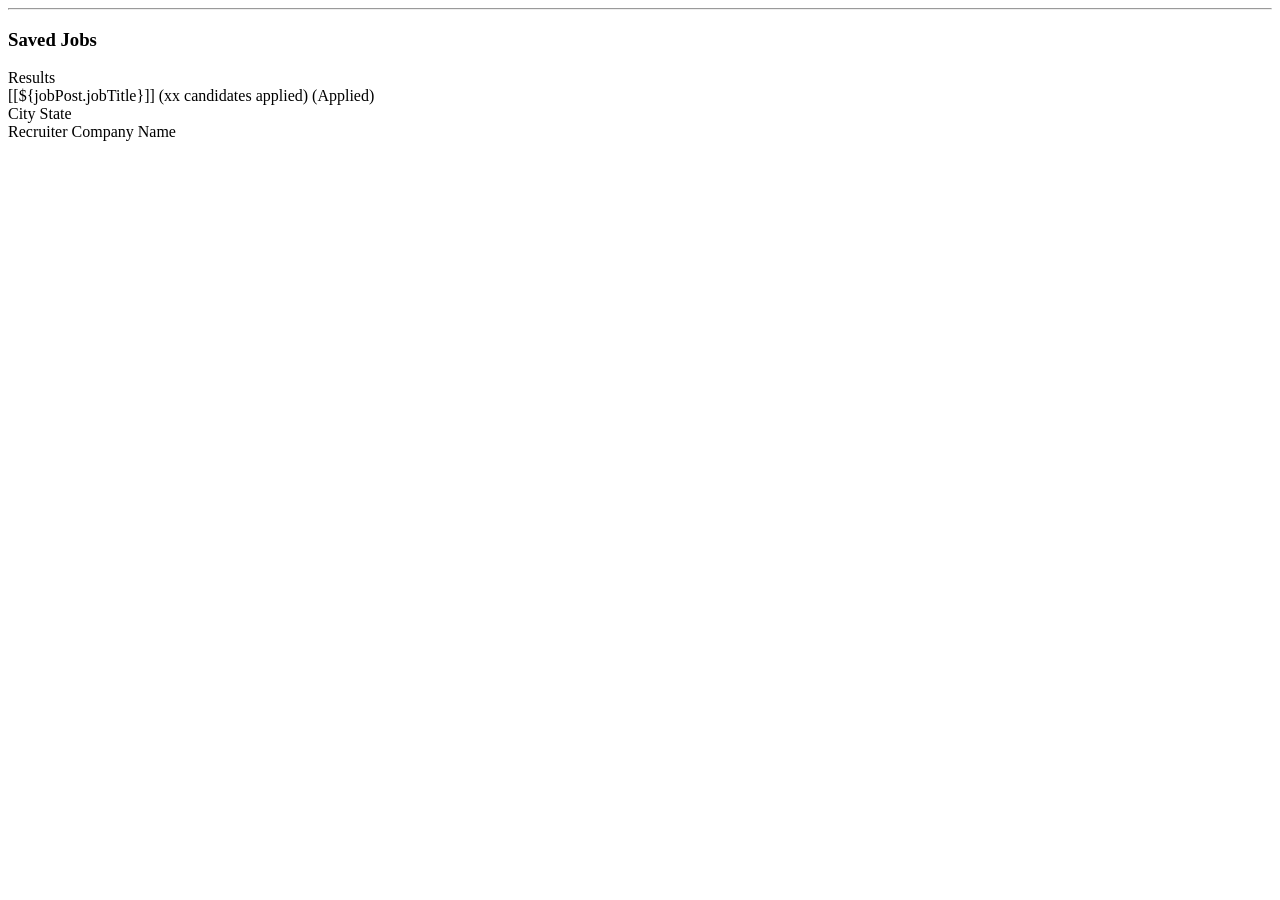
<file: src/main/resources/templates/saved-jobs.html>
<!DOCTYPE html>
<html xmlns="http://www.w3.org/1999/xhtml"
      xmlns:th="http://www.thymeleaf.org"
      xmlns:layout="http://www.ultraq.net.nz/thymeleaf/layout"
      xmlns:sec="http://www.thymeleaf.org/extras/spring-security">
<head>
    <meta charset="UTF-8"/>
    <title>Dashboard</title>
    <meta charset="utf-8"/>
    <meta http-equiv="x-ua-compatible" content="ie=edge"/>
    <meta name="description" content=""/>
    <meta name="viewport" content="width=device-width, initial-scale=1"/>
    <link rel="shortcut icon" th:href="@{/assets/favicon.png}" type="image/png">
    <link rel="icon" type="image/png" sizes="32x32" th:href="@{/assets/favicon.png}">
    <link rel="icon" type="image/png" sizes="192x192" th:href="@{/assets/favicon.png}">
    <link rel="apple-touch-icon" sizes="180x180" th:href="@{/assets/favicon.png}">

    <link rel="stylesheet" type="text/css" media="all" th:href="@{/css/styles.css}"/>
    <link th:rel="stylesheet" th:href="@{/webjars/bootstrap/css/bootstrap.min.css} "/>
    <link th:rel="stylesheet" th:href="@{/webjars/font-awesome/css/all.css}"/>

</head>

<body>
<header th:replace="~{fragments/app-nav :: appNav}"></header>
<section class="section">
    <div class="sidenav px-5">
        <div sec:authorize="hasAuthority('Job Seeker')">
            <hr/>

        </div>
    </div>

    <article>

        <div class="box">
            <h1 class="primary-title">Saved Jobs</h1>
        </div>

        <div class="box mt-3">
            <label class="large-label px-3 mb-3">Results</label>
            <th:block th:each="jobPost:${jobPost}">
                <a th:href="@{/job-details-apply/{id}(id=${jobPost.jobPostId})}"
                   style=" text-decoration:none; color:black;">
                    <div onclick="window.location=/job-details-apply/{id}(id=${jobPost.jobPostId})" class="job-row">
                        <div class="row ">
                            <div class="col-md-4">
                                <label class="job-title text-left">
                                    [[${jobPost.jobTitle}]]
                                    <span class="title-span" sec:authorize="hasAuthority('Recruiter')"
                                          th:text="'('+ @{${jobPost.totalCandidates}}+' Candidates Applied)'">(xx candidates applied)</span>
                                    <span class="title-span" sec:authorize="hasAuthority('Job Seeker')"
                                          th:if="${jobPost.isActive == true}">(Applied)</span>

                                </label>
                            </div>
                            <div class="col-md-4 text-center">
                                <label th:text="${jobPost.jobLocationId.city+', '+ jobPost.jobLocationId.state}">
                                    City State</label>
                            </div>
                            <div class="col-md-4 text-right">
                                <label th:text="@{${jobPost.jobCompanyId.name}}">Recruiter Company Name</label>
                            </div>
                        </div>
                    </div>
                </a>
            </th:block>
        </div>

    </article>


</section>

<!--/ bradcam_area  -->


<script
        type="text/javascript"
        th:src="@{/webjars/jquery/jquery.min.js}"
></script>
<script
        type="text/javascript"
        th:src="@{/webjars/popper.js/umd/popper.min.js}"
></script>
<script
        type="text/javascript"
        th:src="@{/webjars/bootstrap/js/bootstrap.min.js}"
></script>
<script type="text/javascript" th:src="@{/js/main.js}"></script>

<script>

    $('#job').change(function() {
      $('#hidJob').val($(this).val());
    });
    $('#loc').change(function() {
      $('#hidLoc').val($(this).val());
    });
</script>
</body>
</html>
</file>
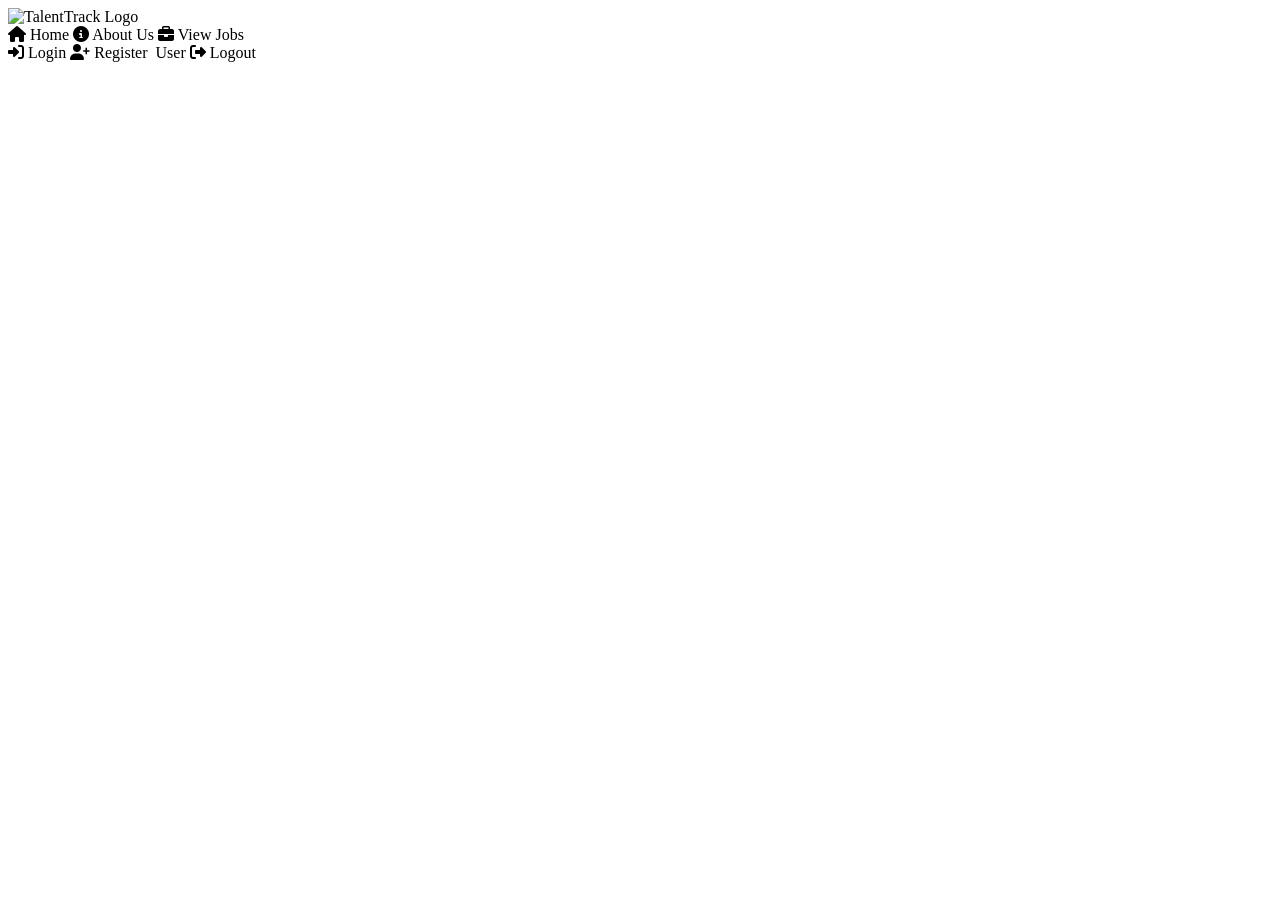
<file: src/main/resources/templates/fragments/app-nav.html>
<!DOCTYPE html>
<html xmlns:th="http://www.thymeleaf.org" xmlns:sec="http://www.thymeleaf.org/extras/spring-security">
<body>
<header class="main_div sticky_nav" th:fragment="appNav">
    <link rel="stylesheet" href="https://cdnjs.cloudflare.com/ajax/libs/font-awesome/6.1.1/css/all.min.css">
    <a class="logo_left" th:href="@{/}" aria-label="TalentTrack home">
        <img th:src="@{/assets/logo.png}" alt="TalentTrack Logo" class="site_logo">
    </a>

    <div class="home_nav_links" aria-label="Primary navigation">
        <a class="home_nav_link" th:href="@{/}">
            <i class="fa-solid fa-house"></i>
            <span>Home</span>
        </a>
        <a class="home_nav_link" th:href="@{/about}">
            <i class="fa-solid fa-circle-info"></i>
            <span>About Us</span>
        </a>
        <a class="home_nav_link" th:href="@{/global-search/}">
            <i class="fa-solid fa-briefcase"></i>
            <span>View Jobs</span>
        </a>
    </div>

    <div class="logo_right">
        <a class="header_action_btn primary-action" sec:authorize="isAnonymous()" th:href="@{/login}">
            <i class="fa-solid fa-right-to-bracket"></i>
            <span>Login</span>
        </a>

        <a class="header_action_btn secondary-action" sec:authorize="isAnonymous()" th:href="@{/register}">
            <i class="fa-solid fa-user-plus"></i>
            <span>Register</span>
        </a>

        <span class="app_nav_user" sec:authorize="isAuthenticated()">
            <img class="app_nav_avatar" th:if="${user != null && user.photosImagePath != null}" th:src="@{${user.photosImagePath}}" alt="">
            <span class="app_nav_name" th:if="${user != null}" th:text="${user.displayName}">User</span>
        </span>
        <a class="header_action_btn secondary-action" sec:authorize="isAuthenticated()" th:href="@{/logout}">
            <i class="fa-solid fa-right-from-bracket"></i>
            <span>Logout</span>
        </a>
    </div>
</header>
</body>
</html>
</file>
